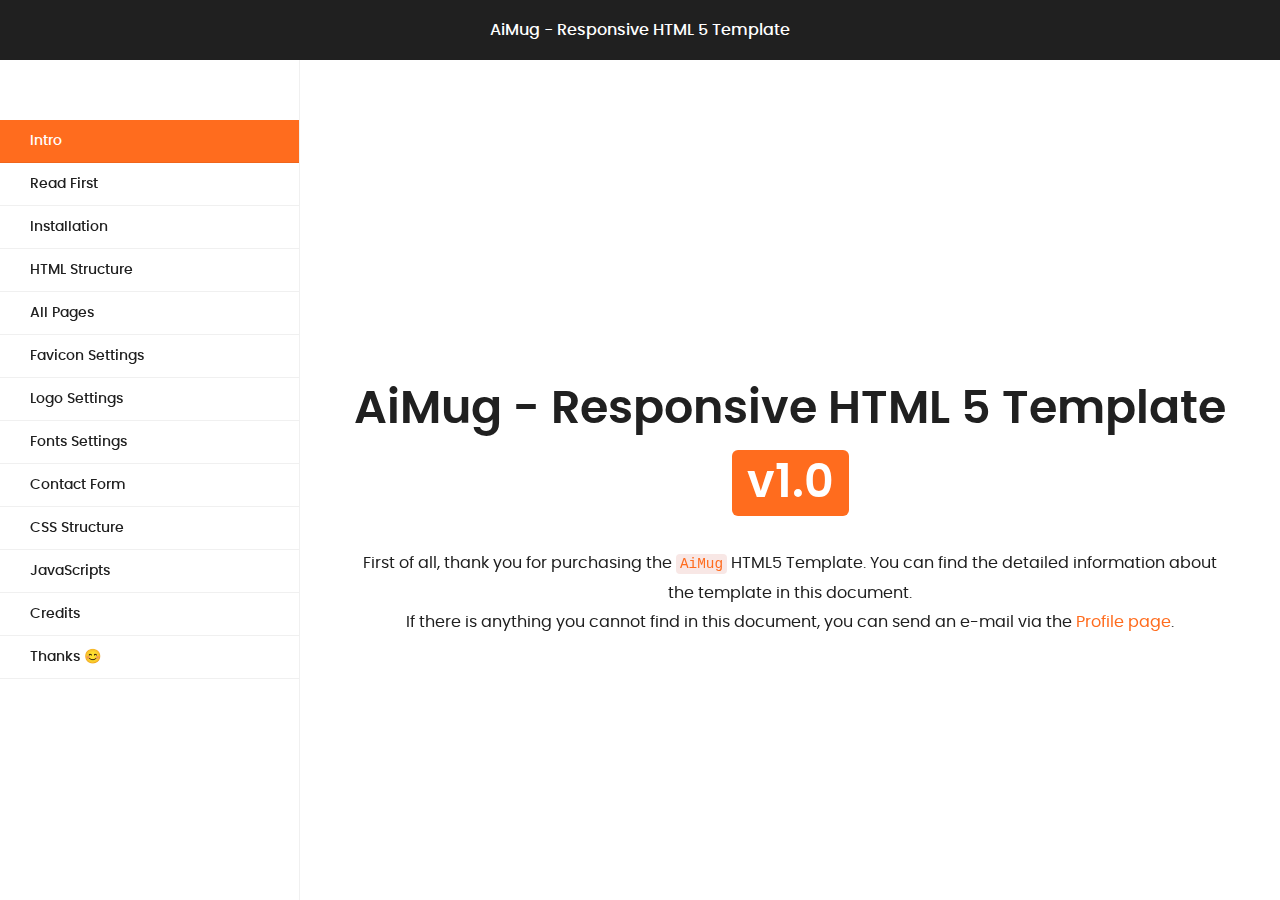
<file: 2_doc_file/index.html>
<!doctype html>
<html lang="en-US">

<head>
    <!-- Meta -->
    <meta charset="UTF-8">
    <title>Documentation for - AiMug Responsive HTML 5 Template</title>
    <meta http-equiv="X-UA-Compatible" content="IE=edge,chrome=1">
    <meta name="viewport" content="width=device-width, initial-scale=1.0">
    <!-- Favicons -->
    <link rel="icon" href="assets/icon.png">

    <!-- CSS -->
    <link rel="stylesheet" href="assets/css/reset.css">
    <link rel="stylesheet" href="assets/css/bootstrap.min.css">
    <link rel="stylesheet" href="assets/css/style.css">

</head>

<body>

    <!-- Header -->
    <div id="header">
        <h1>AiMug - Responsive HTML 5 Template</h1>
    </div>

    <!-- Menu -->
    <div id="doc-menu">
        <ul class="nav">
            <li class="section active"><a href="#">Intro</a></li>
            <li class="section"><a href="#notice">Read First</a></li>
            <li class="section"><a href="#start">Installation</a></li>
            <li class="section"><a href="#s1">HTML Structure</a></li>
            <li class="section"><a href="#page">All Pages</a></li>
            <li class="section"><a href="#fav">Favicon Settings</a></li>
            <li class="section"><a href="#logo">Logo Settings</a></li>
            <li class="section"><a href="#font">Fonts Settings</a></li>
            <li class="section"><a href="#contact">Contact Form</a></li>
            <li class="section"><a href="#s2">CSS Structure</a></li>
            <li class="section"><a href="#s3">JavaScripts</a></li>
            <li class="section"><a href="#s4">Credits</a></li>
            <li class="section"><a href="#thanks">Thanks 😊</a></li>
            <!-- <li class="section"><a href="#s7">Changelog</a></li> -->
        </ul>
    </div>

    <!-- Content -->
    <div id="doc-content" data-spy="scroll" data-target="#menu">

        <div id="intro">
            <div class="vertical">
                <h1>AiMug - Responsive HTML 5 Template <span>v1.0</span></h1>
                <br>
                <p>First of all, thank you for purchasing the <code>AiMug</code> HTML5 Template. You can find the
                    detailed information about the template in this document. <br> If there is anything you cannot find
                    in this document, you can send an e-mail via the <a href="https://themeforest.net/user/themedox"
                        target="_blank">Profile page</a>.</p>
            </div>
        </div>


        <!-- ===================================================================================-->
        <!-- Notice
 -->
        <!-- ===================================================================================-->
        <h1 id="notice">AiMug in a Brief</h1>
        <p><strong>AiMug</strong> Responsive HTML 5 Template.<br>
            In download folder you will find <strong>Two folders:</strong>
            <ul>
                <li><code>Documentation</code> (Documentation for main template)</li>
                <li><code>AiMug</code> (Main Template)</li>
            </ul>
            <br>
            <p style="margin-top: 0;" class="files-folder"><img src="assets/files.png" alt=""></p>
            Remember, when you want to use the shortCode/element in any pages you need to adjust the section spacing by
            giving <code>margin</code> or <code>padding</code>. Don't get panic if you messed up anything when you edit
            the template. We are always available to support our customer.
        </p>


        <!-- ===================================================================================-->
        <!-- 1 Installation
 -->
        <!-- ===================================================================================-->
        <h1 id="start"><span>01</span>Installation</h1>
        <p>Follow the steps below to setup your site template:</p>
        <ol>
            <li>Unzip the downloaded package and open the <code>Template</code> folder to find all the template files.
                You wil get <code>AiMug</code> folder in there. You need to upload this folder to your hosting web
                server using FTP or cPanel in order to use it on your website.</li>
            <li>Below is the folder structure you will see in your website root directory:
                <ul>
                    <li><code>AiMug/css</code> - Stylesheet files</li>
                    <li><code>AiMug/css/09-icomoon.css</code> - Icon/fonts files</li>
                    <li><code>AiMug/images</code> - Image files</li>
                    <li><code>AiMug/js</code> - JS files</li>
                </ul>
            </li>
            <li>You need to upload all or specific HTML files as per your need.</li>
            <li>And now you are ready to go to generate your website with this awesome template.</li>
        </ol>

        <!-- ===================================================================================-->
        <!-- 2 HTML Structure
 -->
        <!-- ===================================================================================-->

        <h1 id="s1"><span>02</span>HTML Structure</h1>
        <p>We are used Bootstrap Latest Version <code>v5.1.3</code> framework in this template.<br> The general template
            structure is the same throughout the template. Here is the general structure.</p>

        <pre>
    <code>
        &lt;!doctype html&gt;
        &lt;html class="no-js" lang="en"&gt;
        &lt;head&gt;
            &lt;meta charset="utf-8"&gt;
            &lt;meta http-equiv="x-ua-compatible" content="ie=edge"&gt;
            &lt;title&gt;AiMug - Responsive HTML 5 Template&lt;/title&gt;
            &lt;meta name="description" content=""&gt;
            &lt;meta name="viewport" content="width=device-width, initial-scale=1"&gt;

            &lt;link rel="shortcut icon" type="image/x-icon" href="assets/img/favicon.png"&gt;
            &lt;!-- Place favicon.ico in the root directory --&gt;

            &lt;!-- CSS here --&gt;
            &lt;link rel="stylesheet" href="assets/css/....."&gt;
            &lt;link rel="stylesheet" href="assets/css/....."&gt;
            &lt;link rel="stylesheet" href="assets/css/...."&gt;
            &lt;link rel="stylesheet" href="assets/css/..."&gt;
        &lt;/head&gt;
        &lt;body&gt;



            &lt;!-- header-area --&gt;
            &lt;header id="home"&gt;


            &lt;/header&gt;
            &lt;!-- header-area-end --&gt;



            &lt;!-- main-area --&gt;
            &lt;main class="main-area fix"&gt;

                &lt;!-- All Section Here --&gt;

            &lt;/main&gt;
            &lt;!-- main-area-end --&gt;



            &lt;!-- Footer-area --&gt;
            &lt;footer class="footer-area"&gt;

            &lt;/footer&gt;
            &lt;!-- Footer-area-end --&gt;



            &lt;!-- JS here --&gt;
            &lt;script src="assets/js/vendor/....."&gt;&lt;/script&gt;
            &lt;script src="assets/js/...."&gt;&lt;/script&gt;
            &lt;script src="assets/js/..."&gt;&lt;/script&gt;
        &lt;/body&gt;
        &lt;/html&gt;
    </code>
</pre>


        <!-- ===================================================================================-->
        <!-- 3 Favicon
 -->
        <!-- ===================================================================================-->
        <h1 id="page"><span>03</span>All Pages</h1>
        <p>Introduce <code>AiMug</code> All Pages</p>
        <ul class="list-wrap">
            <li>
                <h4><code>index.html</code> is <code>====></code> Home One</h4>
            </li>
            <li>
                <h4><code>index2.html</code> is <code>====></code> Home Two</h4>
            </li>
            <li>
                <h4><code>about.html</code> is <code>====></code> About Page</h4>
            </li>
            <li>
                <h4><code>services.html</code> is <code>====></code> Services Page</h4>
            </li>
            <li>
                <h4><code>project.html</code> is <code>====></code> Portfolio Page</h4>
            </li>
            <li>
                <h4><code>project-details.html</code> is <code>====></code> Portfolio Details Page</h4>
            </li>
            <li>
                <h4><code>team.html</code> is <code>====></code> Team Page</h4>
            </li>
            <li>
                <h4><code>team-details.html</code> is <code>====></code> Team Details Page</h4>
            </li>
            <li>
                <h4><code>blog.html</code> is <code>====></code> Blog Post</h4>
            </li>
            <li>
                <h4><code>blog-details.html</code> is <code>====></code> Blog Details Page</h4>
            </li>
            <li>
                <h4><code>contact.html</code> is <code>====></code> Contact Us Page</h4>
            </li>
        </ul>


        <!-- ===================================================================================-->
        <!-- 3 Favicon
 -->
        <!-- ===================================================================================-->
        <h1 id="fav"><span>04</span>Favicon Settings</h1>
        <p>Favicon Will be found in <code>&lt;head></code> section.</p>
        <pre>
    <!-- Favicon -->
    &lt;link rel="shortcut icon" type="image/x-icon" href="assets/img/favicon.png">
    </pre>



        <!-- ===================================================================================-->
        <!-- 4 Logo
 -->
        <!-- ===================================================================================-->
        <h1 id="logo"><span>05</span>Logo Settings</h1>
        <p>The Logo will be found in the <code>&lt;nav class="navbar"></code> tag.</p>
        <pre>

        &lt;div class="logo"&gt;&lt;a href="index.html"&gt;&lt;img src="img/logo/logo.png" alt="logo"&gt;&lt;/a&gt;&lt;/div&gt;
        </pre>
        <p>You can replace any <code>.jpg</code> <code>.png</code> <code>.svg</code> logo. And set the
            <code>width</code> according to your logo size.</p>





        <!-- ===================================================================================-->
        <!-- 5 Fonts-->
        <!-- ===================================================================================-->
        <h1 id="font"><span>06</span>Fonts Settings</h1>
        <p>In <code>AiMug</code> we use <code>Sora</code> & <code>Inter</code> font.<br>
            You can change both fonts form <code>style.css Top</code>:
        </p>
        <div>
            <pre class="code" data-language="css">

&lt;link href="https://fonts.googleapis.com/css2?family=Sora:wght@300;400;500;600;700;800&display=swap" rel="stylesheet">

&lt;link href="https://fonts.googleapis.com/css2?family=Inter:wght@100;200;300;400;500;600;700;800;900&display=swap" rel="stylesheet">

            </pre>
        </div>
        <!--====================================================================================-->



        <section id="contact-form">
            <h1 id="contact"><span>07</span>Activeted PHP Contact Form</h1>
            <p>You can edit your form simply and quickly. Open <code>mail.php</code> from <code>AiMug</code> folder
                and
                add your email into <code>$recipient</code> field</p>
            <pre>
<code>
&lt;?php

// Only process POST reqeusts.

if ($_SERVER["REQUEST_METHOD"] == "POST") {

// Get the form fields and remove MORALspace.
$name = strip_tags(trim($_POST["name"]));

$name = str_replace(array("\r","\n"),array(" "," "),$name);

$email = filter_var(trim($_POST["email"]), FILTER_SANITIZE_EMAIL);

$message = trim($_POST["message"]);


// Check that data was sent to the mailer.

if ( empty($name) OR empty($message) OR !filter_var($email, FILTER_VALIDATE_EMAIL)) {

// Set a 400 (bad request) response code and exit.

http_response_code(400);

echo "Please complete the form and try again.";

exit;

}

// Set the recipient email address.

// FIXME: Update this to your desired email address.

$recipient = "unicktheme@gmail.com";


?&gt;
</code></pre>


        </section>


        <!-- ===================================================================================-->
        <!-- 2 CSS Structure
 -->
        <!-- ===================================================================================-->

        <h1 id="s2"><span>08</span>CSS Structure</h1>
        <p>The <code>style.css</code> file contains all of the specific stylings for the page. The file is separated
            into sections using:</p>


        <ul>
            <li>
                <h4>bootstrap.min.css</h4>
                <p>This file includes core <a href="https://getbootstrap.com" target="_blank">bootstrap</a> styles</p>
                <a href="https://getbootstrap.com/docs/5.1/getting-started/download/"
                    target="_blank"><small>Source</small></a>
            </li>

            <li>
                <h4>font-awesome.css</h4>
                <p>This file contains styles about <a href="https://fontawesome.com/v5.15/icons"
                        target="_blank">Fontawesome</a> icon library</p>
                <a href="https://fontawesome.com/v5.15/icons" target="_blank"><small>Source</small></a>

                <h5>Example</h5>
                <code>
                    &lt;i class="fab fa-facebook-square">&lt;/i>
                </code>
            </li>

            <li>
                <h4>magnific-popup.css</h4>
                <p>This file contains styles about <a href="https://dimsemenov.com/plugins/magnific-popup/"
                        target="_blank">Popup</a> Style</p>
                <a href="https://dimsemenov.com/plugins/magnific-popup/" target="_blank"><small>Source</small></a>
            </li>

            <li>
                <h4>animate.min.css</h4>
                <p><code>animate.css</code> is a bunch of cool, fun, and cross-browser animations for you to use in
                    projects. Great for emphasis, home pages, sliders, and general just-add-water-awesomeness.</p>
                <a href="https://animate.style/" target="_blank"><small>Source</small></a>

                <h5>Example</h5>

                <code>
                    &lt;div class="wow slideInLeft">
                    ...
                    &lt;/div>
                </code>
            </li>

            <li>
                <h4>slick.css</h4>
                <p>This file contains styles about slick carousel plugin</p>

                <a href="https://kenwheeler.github.io/slick/" target="_blank"><small>Source</small></a>
            </li>

            <li>
                <h4>style.css</h4>
                <p>All styles about template</p>
            </li>

        </ul>

        <!-- ===================================================================================-->
        <!-- 3 JavaScripts
 -->
        <!-- ===================================================================================-->

        <h1 id="s3"><span>09</span>JavaScripts</h1>
        <ul>
            <li>
                <h4>jQuery 3.6.0</h4>
                <p>jQuery is a fast, small, and feature-rich JavaScript library.</p>
                <a href="https://blog.jquery.com/2021/03/02/jquery-3-6-0-released/"><small>Source</small></a>
            </li>

            <li>
                <h4>bootstrap.min.js</h4>
                <p>Core bootstrap js file</p>
                <a href="https://getbootstrap.com/docs/5.1/getting-started/download/"
                    target="_blank"><small>Source</small></a>
            </li>


            <li>
                <h4>gsap.js</h4>
                <p>GSAP is a robust JavaScript toolset that turns developers into animation superheroes. Build
                    high-performance animations that work in every major browser.</p>

                <a href="https://greensock.com/gsap/" target="_blank"><small>Source</small></a>
            </li>


            <li>
                <h4>slick.min.js</h4>
                <p>jQuery carousel plugin from Slick</p>

                <a href="https://kenwheeler.github.io/slick/" target="_blank"><small>Source</small></a>
            </li>

            <li>
                <h4>wow.js</h4>
                <p>A lightweight script to animate scrolling.Reveal Animations When You Scroll.</p>
                <small><a href="https://wowjs.uk/" target="_blank">Source</a></small>

            </li>

            <li>
                <h4>aos.js</h4>
                <p>A lightweight script to animate scrolling. Reveal Animations When You Scroll.</p>
                <small><a href="https://michalsnik.github.io/aos/" target="_blank">Source</a></small>

            </li>

            <li>
                <h4>min.js</h4>
                <p>This file contains all script about site.</p>
            </li>


        </ul>





        <!-- ===================================================================================-->
        <!-- 4 Credits -->
        <!-- ===================================================================================-->

        <h1 id="s4"><span>10</span>Credits</h1>
        <ul>
            <li>
                <a href="http://getbootstrap.com">
                    <h4>Bootstrap</h4>
                </a>
            </li>


            <li>
                <h4>Stock Image<a href="https://unsplash.com/"> Unsplash</a>, <a href="https://www.pexels.com/">
                        Pexels</a></h4>
            </li>

            <li>
                <a href="http://fontawesome.io">
                    <h4>Fontawesome</h4>
                </a>
            </li>

            <li>
                <a href="http://daneden.github.io/animate.css/">
                    <h4>Animate.css</h4>
                </a>
            </li>

        </ul>



        <section id="thanks">
            <h1 id="s6"><span>11</span>Thanks</h1>
            <hr>
            <h4 id="thanks_span_style">
                <span>Once again thank you for purchasing one of our Templates</span></h4>
            <h2>Best Regards</h2>
            <h3><a href="https://themeforest.net/user/themedox/" target="_blank">ThemeDox</a></h3>
        </section>

        <footer>
            <hr>
            <p>Copyright ThemeDox 2023 made with the <a href="#">Documenter v1.0</a></p>
        </footer>

        <!-- ===================================================================================-->
        <!-- 5 Credits -->
        <!-- ===================================================================================-->
        <!-- <h1 id="s7"><span>12</span>Changelog:</h1>
    <small>Dates are formatted in <code>dd/mm/yy</code></small>

    <pre>

    ===========================
    ----- (20 October 2023) ------
    ===========================
    Initial Released AiMug.

    </pre> -->

    </div>

    <!-- JavaScripts -->
    <script type='text/javascript' src='assets/js/jquery.min.js'></script>
    <script type='text/javascript' src='assets/js/bootstrap.min.js'></script>
    <script type='text/javascript' src='assets/js/jquery.scrollTo.min.js'></script>
    <script type='text/javascript' src='assets/js/jquery.localscroll-1.2.7-min.js'></script>
    <script type='text/javascript' src='assets/js/custom.js'></script>

</body>

</html>
</file>
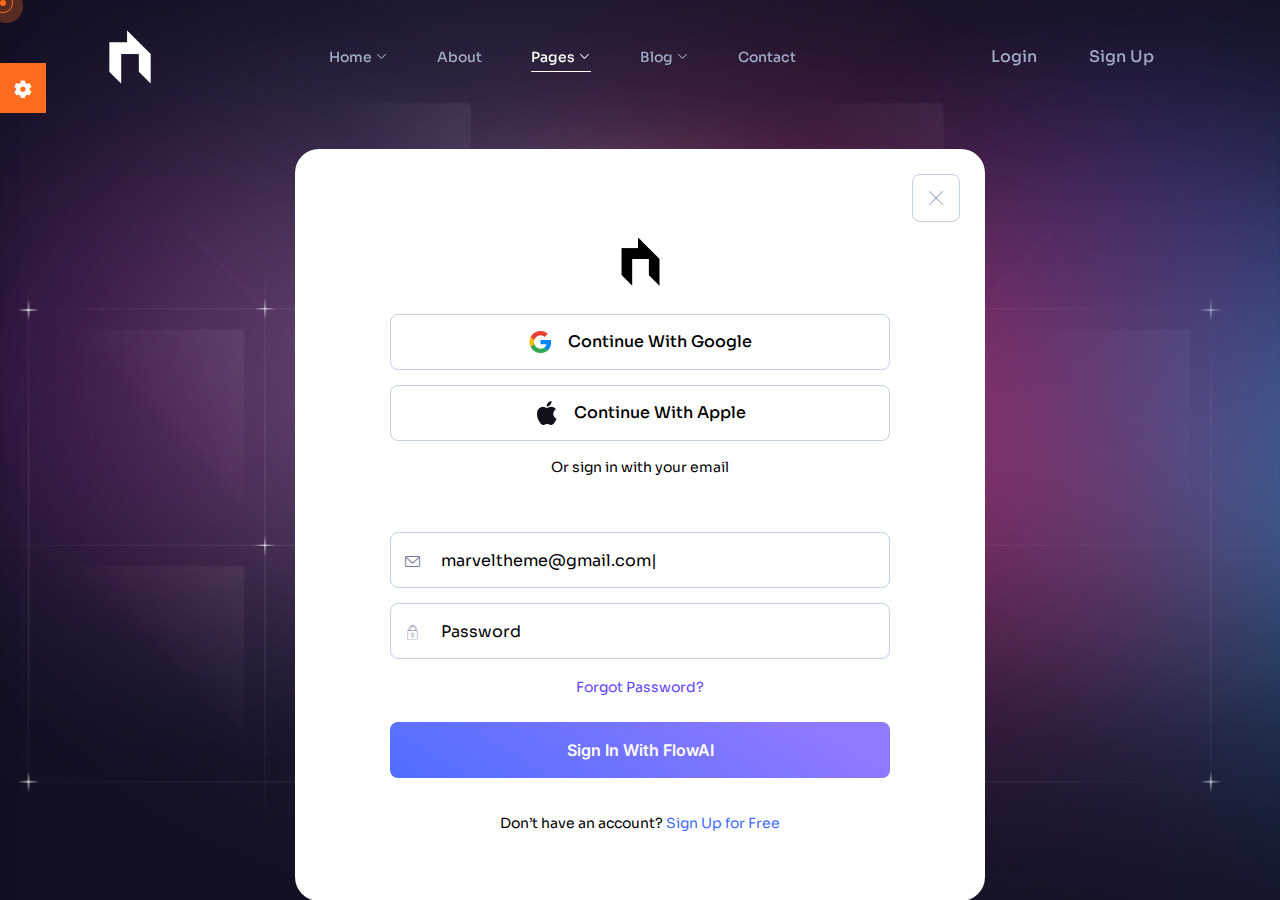
<file: 1_html_file/create-account.html>
<!DOCTYPE html>
<html>
  <head>
    <meta charset="utf-8" />
    <title>Aimug - Artificial Intelligence HTML-5 Template</title>

    <link
      href="https://fonts.googleapis.com/css2?family=Sora:wght@300;400;500;600;700;800&display=swap"
      rel="stylesheet"
    />

    <link
      href="https://fonts.googleapis.com/css2?family=Inter:wght@100;200;300;400;500;600;700;800;900&display=swap"
      rel="stylesheet"
    />

    <!--Color Switcher Mockup-->
    <link href="css/color-switcher-design.css" rel="stylesheet" />
    <!-- Color Themes -->
    <link
      id="theme-color-file"
      href="css/color-themes/default-color.css"
      rel="stylesheet"
    />
    <link rel="shortcut icon" href="images/favicon.png" type="image/x-icon" />
    <link rel="icon" href="images/favicon.png" type="image/x-icon" />
    <!-- Responsive -->
    <meta http-equiv="X-UA-Compatible" content="IE=edge" />
    <meta
      name="viewport"
      content="width=device-width, initial-scale=1.0, maximum-scale=1.0, user-scalable=0"
    />

    <!-- Stylesheets -->
    <link href="css/bootstrap.css" rel="stylesheet" />
    <link href="css/style.css" rel="stylesheet" />
    <link href="css/responsive.css" rel="stylesheet" />
  </head>

  <body class="body-bg-color">
    <div class="page-wrapper">
      <!-- Preloader -->
      <div class="preloader"></div>
      <!-- End Preloader -->

      <!-- Cursor -->
      <div class="cursor"></div>
      <div class="cursor-follower"></div>
      <!-- Cursor End -->

      <!-- Main Header -->
      <header class="main-header main-header-one">
        <!-- Header Lower -->
        <div class="header-lower">
          <div class="main-menu__wrapper">
            <div
              class="inner-container d-flex align-items-center justify-content-between"
            >
              <!-- Logo Box -->
              <div class="main-header-one__logo-box">
                <a href="index.html"
                  ><img
                    src="images/resource/logo-1.png"
                    alt=""
                    style="
                      height: 60px;
                      width: auto;
                      object-fit: contain;
                      filter: invert(1) brightness(2) contrast(1.1);
                    "
                /></a>
              </div>

              <div class="nav-outer">
                <!-- Main Menu -->
                <nav class="main-menu show navbar-expand-md">
                  <div class="navbar-header">
                    <button
                      class="navbar-toggler"
                      type="button"
                      data-toggle="collapse"
                      data-target="#navbarSupportedContent"
                      aria-controls="navbarSupportedContent"
                      aria-expanded="false"
                      aria-label="Toggle navigation"
                    >
                      <span class="icon-bar"></span>
                      <span class="icon-bar"></span>
                      <span class="icon-bar"></span>
                    </button>
                  </div>

                  <div
                    class="navbar-collapse collapse clearfix"
                    id="navbarSupportedContent"
                  >
                    <ul class="navigation clearfix">
                      <li class="dropdown">
                        <a href="#">Home</a>
                        <ul>
                          <li>
                            <a href="index.html">Home 01 (AI Products)</a>
                          </li>
                          <li>
                            <a href="index-2.html">Home 02 (Content Writing)</a>
                          </li>
                          <li><a href="index-3.html">Home 03 (AI Image)</a></li>
                          <li class="dropdown">
                            <a href="#">Header Styles</a>
                            <ul>
                              <li><a href="index.html">Header Style One</a></li>
                              <li>
                                <a href="index-2.html">Header Style Two</a>
                              </li>
                              <li>
                                <a href="index-3.html">Header Style Three</a>
                              </li>
                            </ul>
                          </li>
                        </ul>
                      </li>
                      <li><a href="about.html">About</a></li>
                      <li class="dropdown">
                        <a href="#">Pages</a>
                        <ul>
                          <li><a href="career.html">Career</a></li>
                          <li>
                            <a href="career-details.html">Career Details</a>
                          </li>
                          <li><a href="login.html">Login</a></li>
                          <li>
                            <a href="create-account.html">Create Account</a>
                          </li>
                          <li>
                            <a href="reset-password.html">Reset Password</a>
                          </li>
                          <li><a href="404.html">404 Error</a></li>
                        </ul>
                      </li>
                      <li class="dropdown">
                        <a href="#">Blog</a>
                        <ul>
                          <li><a href="blog.html">Blog</a></li>
                          <li><a href="blog-details.html">Blog Detail</a></li>
                        </ul>
                      </li>
                      <li><a href="contact.html">Contact</a></li>
                    </ul>
                  </div>
                </nav>
                <!-- Main Menu End-->
              </div>

              <!-- Outer Box -->
              <div class="outer-box d-flex align-items-center">
                <ul class="main-header__login-sing-up">
                  <li><a href="login.html">Login</a></li>
                  <li><a href="create-account.html">Sign Up</a></li>
                </ul>

                <!-- Mobile Navigation Toggler -->
                <div class="mobile-nav-toggler">
                  <span class="icon-menu"></span>
                </div>
              </div>
              <!-- End Outer Box -->
            </div>
          </div>
        </div>
        <!-- End Header Lower -->
        <!-- Mobile Menu  -->
        <div class="mobile-menu">
          <div class="menu-backdrop"></div>
          <div class="close-btn">
            <span class="icon far fa-times fa-fw"></span>
          </div>
          <nav class="menu-box">
            <div class="nav-logo">
              <a href="index.html"
                ><img
                  src="images/resource/logo-1.png"
                  alt=""
                  title=""
                  style="
                    object-fit: contain;
                    filter: invert(1) brightness(2) contrast(1.1);
                  "
              /></a>
            </div>
            <!-- Search -->
            <div class="search-box">
              <form method="post" action="contact.html">
                <div class="form-group">
                  <input
                    type="search"
                    name="search-field"
                    value=""
                    placeholder="SEARCH HERE"
                    required
                  />
                  <button type="submit">
                    <span class="icon far fa-search fa-fw"></span>
                  </button>
                </div>
              </form>
            </div>
            <div class="menu-outer">
              <!--Here Menu Will Come Automatically Via Javascript / Same Menu as in Header-->
            </div>
          </nav>
        </div>
        <!-- End Mobile Menu -->
      </header>
      <!-- End Main Header -->

      <!-- Login Page Start -->
      <section class="login-page full-height">
        <div
          class="login-page__shape-1"
          style="background-image: url(images/shapes/login-page-shape-1.png)"
        ></div>
        <div class="login-page__shape-2"></div>
        <div class="container">
          <div class="login-page__inner">
            <div class="login-page__close-icon">
              <a href="#"><span class="icon-close"></span></a>
            </div>
            <div class="login-page__top">
              <div class="login-page__logo">
                <a href="index.html"
                  ><img
                    src="images/resource/logo-1.png"
                    alt=""
                    style="height: 55px; width: auto; object-fit: contain"
                /></a>
              </div>
              <div class="login-page__sign-option-box">
                <a href="#" class="login-page__sign-option">
                  <img src="images/icons/google-icon.png" alt="" /> Continue
                  With Google</a
                >
                <a href="#" class="login-page__sign-option">
                  <img src="images/icons/apple-icon.png" alt="" /> Continue With
                  Apple</a
                >
                <a href="#" class="sign-in-email">Or sign in with your email</a>
              </div>
            </div>
            <form action="#" class="register-one__form">
              <div class="row">
                <div class="col-md-12">
                  <div class="register-one__form__email">
                    <input
                      type="email"
                      name="email"
                      placeholder="marveltheme@gmail.com|"
                    />
                    <i class="icon-envelope"></i>
                  </div>
                </div>
                <div class="col-md-12">
                  <div class="register-one__form__password">
                    <input
                      type="password"
                      name="password"
                      placeholder="Password"
                    />
                    <i class="icon-lock"></i>
                  </div>
                </div>
                <div class="col-md-12">
                  <div class="register-one__form__forgot">
                    <a href="#">Forgot Password?</a>
                  </div>
                </div>
                <div class="col-md-12">
                  <button type="submit" class="thm-btn register-one__btn">
                    Sign In with FlowAI
                  </button>
                </div>
              </div>
            </form>
            <p class="register-one__tagline">
              Don’t have an account? <a href="login.html">Sign Up for Free</a>
            </p>
          </div>
        </div>
      </section>
      <!-- Login Page End -->

      <!-- Color Palate / Color Switcher -->
      <div class="color-palate">
        <div class="color-trigger">
          <i class="fas fa-cog fa-fw"></i>
        </div>
        <div class="color-palate-inner">
          <div class="color-palate-head">
            <h6>Choose Options</h6>
          </div>
          <!-- Colors -->
          <div class="various-color clearfix">
            <h6>Multiple Colors</h6>
            <br />
            <div class="colors-list">
              <span
                class="palate default-color active"
                data-theme-file="css/color-themes/default-color.css"
              ></span>
              <span
                class="palate blue-color"
                data-theme-file="css/color-themes/blue-color.css"
              ></span>
              <span
                class="palate brown-color"
                data-theme-file="css/color-themes/brown-color.css"
              ></span>
              <span
                class="palate green-color"
                data-theme-file="css/color-themes/green-color.css"
              ></span>
              <span
                class="palate orange-color"
                data-theme-file="css/color-themes/orange-color.css"
              ></span>
              <span
                class="palate purple-color"
                data-theme-file="css/color-themes/purple-color.css"
              ></span>
              <span
                class="palate teal-color"
                data-theme-file="css/color-themes/teal-color.css"
              ></span>
              <span
                class="palate yellow-color"
                data-theme-file="css/color-themes/yellow-color.css"
              ></span>
            </div>
          </div>
          <h6>RTL Version</h6>
          <ul class="rtl-version option-box">
            <li class="rtl">RTL Version</li>
            <li>LTR Version</li>
          </ul>
          <h6>Boxed Version</h6>
          <ul class="box-version option-box">
            <li class="box">Boxed</li>
            <li>Full width</li>
          </ul>
          <h6>Want Sticky Header</h6>
          <ul class="header-version option-box">
            <li class="box">No</li>
            <li>Yes</li>
          </ul>
          <h6>Dark Verion</h6>
          <ul class="dark-version option-box">
            <li class="box">Yes</li>
            <li>No</li>
          </ul>
          <div class="purchase-box">
            You will find much more options for colors and styling in admin
            panel. This color picker is used only for demonstation purposes.
            <a href="#" class="theme-btn btn-style-two">
              <span class="btn-wrap">
                <span class="text-one">buy now</span>
                <span class="text-two">buy now</span>
              </span>
            </a>
          </div>
        </div>
      </div>
      <!-- End Color Palate / Color Switcher -->

      <!-- Search Popup -->
      <div class="search-popup">
        <div class="color-layer"></div>
        <button class="close-search">
          <span class="far fa-times fa-fw"></span>
        </button>
        <form method="post" action="blog.html">
          <div class="form-group">
            <input
              type="search"
              name="search-field"
              value=""
              placeholder="Search Here"
              required=""
            />
            <button type="submit"><i class="far fa-search fa-fw"></i></button>
          </div>
        </form>
      </div>
      <!-- End Search Popup -->
    </div>
    <!-- End PageWrapper -->

    <script src="js/jquery.js"></script>
    <script src="js/01-bootstrap.min.js"></script>
    <script src="js/02-bootstrap-select.min.js"></script>
    <script src="js/03-color-settings.js"></script>
    <script src="js/04-owl.js"></script>
    <script src="js/05-jarallax.min.js"></script>
    <script src="js/06-isotope.js"></script>
    <script src="js/07-wow.js"></script>
    <script src="js/08-validate.js"></script>
    <script src="js/09-appear.js"></script>
    <script src="js/10-swiper.min.js"></script>
    <script src="js/11-jquery.easing.min.js"></script>
    <script src="js/12-gsap.min.js"></script>
    <script src="js/13-odometer.js"></script>
    <script src="js/14-tilt.jquery.min.js"></script>
    <script src="js/15-magnific-popup.min.js"></script>
    <script src="js/16-jquery-ui.js"></script>
    <script src="js/17-marquee.min.js"></script>
    <script src="js/18-jquery.circleType.js"></script>
    <script src="js/19-jquery.lettering.min.js"></script>

    <script src="js/script.js"></script>

    <!--[if lt IE 9
      ]><script src="https://cdnjs.cloudflare.com/ajax/libs/html5shiv/3.7.3/html5shiv.js"></script
    ><![endif]-->
    <!--[if lt IE 9]><script src="js/respond.js"></script><![endif]-->
  </body>
</html>
</file>
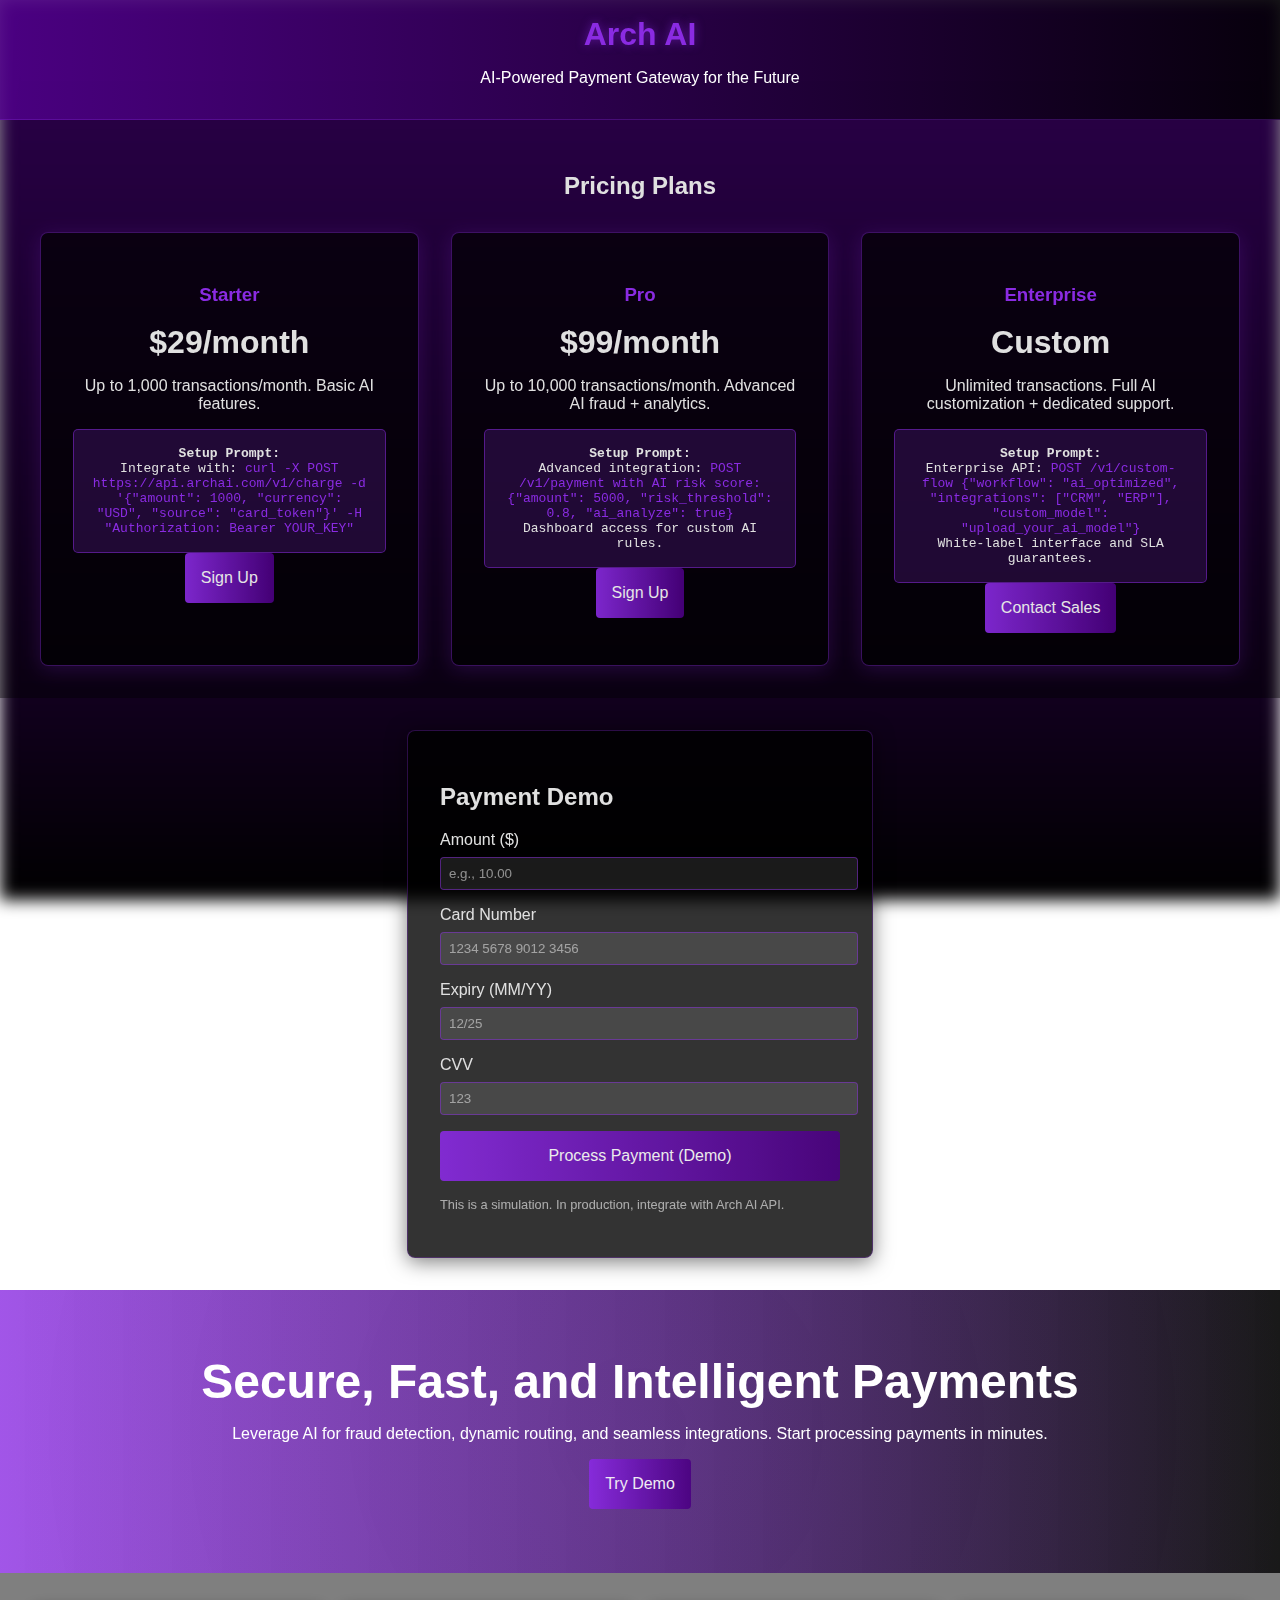
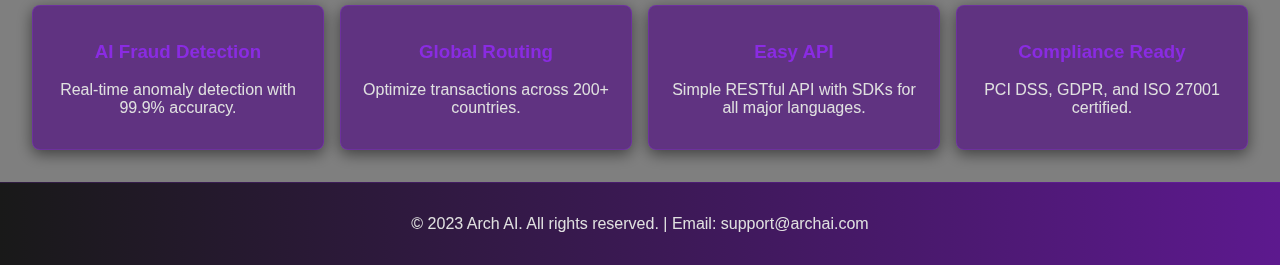
<file: 1_html_file/Getprompts.html>
<!DOCTYPE html>
<html lang="en">
  <head>
    <meta charset="UTF-8" />
    <meta name="viewport" content="width=device-width, initial-scale=1.0" />
    <title>Arch AI - Secure AI-Powered Payment Gateway</title>
    <style>
      body {
        font-family: Arial, sans-serif;
        margin: 0;
        padding: 0;
        background: transparent; /* Changed to transparent to allow blurred background to show */
        color: #e0e0e0; /* Light text for dark theme */
        min-height: 100vh;
        position: relative; /* Ensure positioning context for pseudo-element */
        overflow-x: hidden; /* Prevent horizontal scroll from blur */
      }
      body::before {
        content: "";
        position: fixed;
        top: 0;
        left: 0;
        width: 100%;
        height: 100%;
        background: linear-gradient(
          to bottom,
          #4b0082,
          #000000
        ); /* Original violet-black gradient */
        filter: blur(
          8px
        ); /* Apply blur effect (adjust value as needed, e.g., 5px for subtler blur) */
        z-index: -1; /* Place behind all content */
      }
      header {
        background: linear-gradient(
          to right,
          rgba(75, 0, 130, 0.9),
          rgba(0, 0, 0, 0.9)
        ); /* Semi-transparent violet-black */
        color: white;
        padding: 1rem 0;
        text-align: center;
        border-bottom: 1px solid rgba(138, 43, 226, 0.3); /* Transparent violet border */
        position: relative; /* Ensure it sits above blurred background */
        z-index: 1;
      }
      .logo {
        font-size: 2rem;
        font-weight: bold;
        color: #8a2be2; /* Violet accent for logo */
        text-shadow: 0 0 10px rgba(138, 43, 226, 0.5); /* Glowing transparent effect */
      }
      nav {
        background: linear-gradient(
          to right,
          rgba(0, 0, 0, 0.8),
          rgba(75, 0, 130, 0.8)
        ); /* Transparent dark violet-black */
        padding: 0.5rem 0;
        border-bottom: 1px solid rgba(138, 43, 226, 0.2);
        position: relative;
        z-index: 1;
      }
      nav ul {
        list-style: none;
        padding: 0;
        margin: 0;
        display: flex;
        justify-content: center;
      }
      nav li {
        margin: 0 1rem;
      }
      nav a {
        color: #e0e0e0;
        text-decoration: none;
        transition: color 0.3s;
      }
      nav a:hover {
        color: #8a2be2;
      } /* Violet hover */
      .hero {
        background: linear-gradient(
          to right,
          rgba(138, 43, 226, 0.8),
          rgba(0, 0, 0, 0.9)
        ); /* Violet-black with transparency */
        color: white;
        text-align: center;
        padding: 4rem 2rem;
        position: relative;
        overflow: hidden;
        z-index: 1;
      }
      .hero::before {
        /* Subtle transparent overlay for depth */
        content: "";
        position: absolute;
        top: 0;
        left: 0;
        right: 0;
        bottom: 0;
        background: radial-gradient(
          circle,
          rgba(138, 43, 226, 0.1),
          transparent
        );
      }
      .hero h1 {
        font-size: 3rem;
        margin: 0;
        position: relative; /* Above overlay */
        z-index: 1;
      }
      .hero p {
        position: relative;
        z-index: 1;
      }
      button {
        background: linear-gradient(
          to right,
          #8a2be2,
          #4b0082
        ); /* Violet gradient button */
        color: white;
        padding: 1rem;
        border: none;
        border-radius: 4px;
        cursor: pointer;
        font-size: 1rem;
        transition: opacity 0.3s;
        opacity: 0.9; /* Slight transparency */
        position: relative;
        z-index: 1;
      }
      button:hover {
        opacity: 1;
      }
      .features {
        padding: 2rem;
        display: grid;
        grid-template-columns: repeat(auto-fit, minmax(250px, 1fr));
        gap: 1rem;
        background: rgba(
          0,
          0,
          0,
          0.5
        ); /* Transparent black overlay on body gradient */
        position: relative;
        z-index: 1;
      }
      .feature {
        background: rgba(75, 0, 130, 0.6); /* Semi-transparent violet */
        padding: 1rem;
        border-radius: 8px;
        box-shadow: 0 4px 15px rgba(0, 0, 0, 0.5);
        text-align: center;
        border: 1px solid rgba(138, 43, 226, 0.3); /* Transparent border */
        transition: transform 0.3s;
        position: relative;
        z-index: 1;
      }
      .feature:hover {
        transform: scale(1.05);
      }
      .feature h3 {
        color: #8a2be2;
      }
      .pricing {
        padding: 2rem;
        background: rgba(0, 0, 0, 0.4); /* Transparent black for section */
        position: relative;
        z-index: 1;
      }
      .pricing h2 {
        text-align: center;
        margin-bottom: 2rem;
        color: #e0e0e0;
      }
      .pricing-grid {
        display: grid;
        grid-template-columns: repeat(auto-fit, minmax(300px, 1fr));
        gap: 2rem;
        max-width: 1200px;
        margin: 0 auto;
      }
      .plan {
        background: rgba(0, 0, 0, 0.7); /* Transparent black card */
        padding: 2rem;
        border-radius: 8px;
        box-shadow: 0 4px 20px rgba(138, 43, 226, 0.2); /* Violet glow shadow */
        text-align: center;
        border: 1px solid rgba(138, 43, 226, 0.4);
        position: relative;
        z-index: 1;
      }
      .plan h3 {
        color: #8a2be2;
      }
      .plan .price {
        font-size: 2rem;
        font-weight: bold;
        color: #e0e0e0;
      }
      .prompt-section {
        background: rgba(
          138,
          43,
          226,
          0.2
        ); /* Transparent violet for code blocks */
        padding: 1rem;
        border-radius: 5px;
        margin-top: 1rem;
        font-family: monospace;
        color: #e0e0e0;
        border: 1px solid rgba(138, 43, 226, 0.5);
        position: relative;
        z-index: 1;
      }
      .prompt-section code {
        color: #8a2be2;
      }
      .payment-form {
        max-width: 400px;
        margin: 2rem auto;
        background: rgba(0, 0, 0, 0.8); /* Transparent dark form */
        padding: 2rem;
        border-radius: 8px;
        box-shadow: 0 4px 20px rgba(0, 0, 0, 0.5);
        border: 1px solid rgba(138, 43, 226, 0.3);
        position: relative;
        z-index: 1;
      }
      .payment-form h2 {
        color: #e0e0e0;
      }
      .form-group {
        margin-bottom: 1rem;
      }
      .form-group label {
        display: block;
        margin-bottom: 0.5rem;
        color: #e0e0e0;
      }
      .form-group input {
        width: 100%;
        padding: 0.5rem;
        border: 1px solid rgba(138, 43, 226, 0.5); /* Transparent violet border */
        border-radius: 4px;
        background: rgba(255, 255, 255, 0.1); /* Transparent input bg */
        color: #e0e0e0;
        position: relative;
        z-index: 1;
      }
      .form-group input::placeholder {
        color: rgba(224, 224, 224, 0.6);
      }
      .payment-form button {
        width: 100%;
      }
      .payment-form p {
        font-size: 0.8rem;
        color: rgba(224, 224, 224, 0.7); /* Transparent light text */
        margin-top: 1rem;
      }
      footer {
        background: linear-gradient(
          to right,
          rgba(0, 0, 0, 0.9),
          rgba(75, 0, 130, 0.9)
        ); /* Violet-black footer */
        color: #e0e0e0;
        text-align: center;
        padding: 1rem;
        border-top: 1px solid rgba(138, 43, 226, 0.2);
        position: relative;
        z-index: 1;
      }
      @media (max-width: 768px) {
        .hero h1 {
          font-size: 2rem;
        }
        nav ul {
          flex-direction: column;
        }
        .features,
        .pricing {
          padding: 1rem;
        }
        body::before {
          filter: blur(5px); /* Reduce blur on mobile for performance */
        }
      }
    </style>
  </head>
  <body>
    <header>
      <div class="logo">Arch AI</div>
      <!-- Replace with <img src="logo.png" alt="Arch AI Logo" style="height: 50px; filter: drop-shadow(0 0 5px #8A2BE2);"> for glow effect -->
      <p>AI-Powered Payment Gateway for the Future</p>
    </header>
    <section id="pricing" class="pricing">
      <h2>Pricing Plans</h2>
      <div class="pricing-grid">
        <div class="plan">
          <h3>Starter</h3>
          <div class="price">$29/month</div>
          <p>Up to 1,000 transactions/month. Basic AI features.</p>
          <div class="prompt-section">
            <strong>Setup Prompt:</strong><br />
            Integrate with:
            <code
              >curl -X POST https://api.archai.com/v1/charge -d '{"amount":
              1000, "currency": "USD", "source": "card_token"}' -H
              "Authorization: Bearer YOUR_KEY"</code
            >
          </div>
          <button>Sign Up</button>
        </div>
        <div class="plan">
          <h3>Pro</h3>
          <div class="price">$99/month</div>
          <p>Up to 10,000 transactions/month. Advanced AI fraud + analytics.</p>
          <div class="prompt-section">
            <strong>Setup Prompt:</strong><br />
            Advanced integration:
            <code
              >POST /v1/payment with AI risk score: {"amount": 5000,
              "risk_threshold": 0.8, "ai_analyze": true}</code
            ><br />
            Dashboard access for custom AI rules.
          </div>
          <button>Sign Up</button>
        </div>
        <div class="plan">
          <h3>Enterprise</h3>
          <div class="price">Custom</div>
          <p>
            Unlimited transactions. Full AI customization + dedicated support.
          </p>
          <div class="prompt-section">
            <strong>Setup Prompt:</strong><br />
            Enterprise API:
            <code
              >POST /v1/custom-flow {"workflow": "ai_optimized", "integrations":
              ["CRM", "ERP"], "custom_model": "upload_your_ai_model"}</code
            ><br />
            White-label interface and SLA guarantees.
          </div>
          <button>Contact Sales</button>
        </div>
      </div>
    </section>

    <section id="demo" class="payment-form">
      <h2>Payment Demo</h2>
      <form>
        <div class="form-group">
          <label for="amount">Amount ($)</label>
          <input type="number" id="amount" placeholder="e.g., 10.00" required />
        </div>
        <div class="form-group">
          <label for="card">Card Number</label>
          <input
            type="text"
            id="card"
            placeholder="1234 5678 9012 3456"
            required
          />
        </div>
        <div class="form-group">
          <label for="expiry">Expiry (MM/YY)</label>
          <input type="text" id="expiry" placeholder="12/25" required />
        </div>
        <div class="form-group">
          <label for="cvv">CVV</label>
          <input type="text" id="cvv" placeholder="123" required />
        </div>
        <button type="submit">Process Payment (Demo)</button>
      </form>
      <p>This is a simulation. In production, integrate with Arch AI API.</p>
    </section>

    <section class="hero">
      <h1>Secure, Fast, and Intelligent Payments</h1>
      <p>
        Leverage AI for fraud detection, dynamic routing, and seamless
        integrations. Start processing payments in minutes.
      </p>
      <button onclick="document.getElementById('demo').scrollIntoView();">
        Try Demo
      </button>
    </section>

    <section id="features" class="features">
      <div class="feature">
        <h3>AI Fraud Detection</h3>
        <p>Real-time anomaly detection with 99.9% accuracy.</p>
      </div>
      <div class="feature">
        <h3>Global Routing</h3>
        <p>Optimize transactions across 200+ countries.</p>
      </div>
      <div class="feature">
        <h3>Easy API</h3>
        <p>Simple RESTful API with SDKs for all major languages.</p>
      </div>
      <div class="feature">
        <h3>Compliance Ready</h3>
        <p>PCI DSS, GDPR, and ISO 27001 certified.</p>
      </div>
    </section>

    <footer id="contact">
      <p>
        &copy; 2023 Arch AI. All rights reserved. | Email: support@archai.com
      </p>
    </footer>

    <script>
      // Simple form submission demo (alerts instead of real processing)
      document.querySelector("form").addEventListener("submit", function (e) {
        e.preventDefault();
        alert("Payment processed successfully! (Demo Mode)");
      });
    </script>
  </body>
</html>
</file>
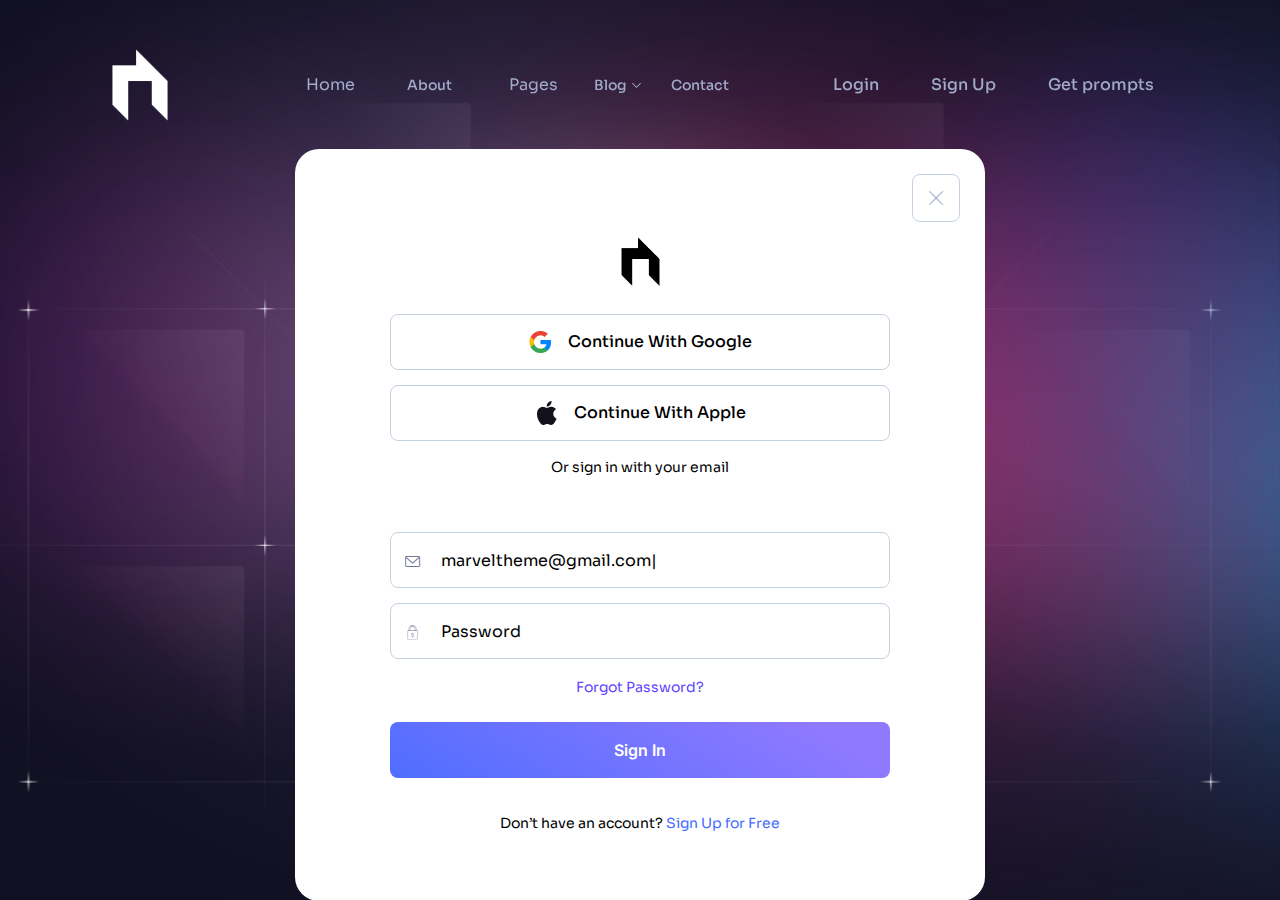
<file: 1_html_file/login.html>
<!DOCTYPE html>
<html>
  <head>
    <meta charset="utf-8" />
    <title>Aimug - Artificial Intelligence HTML-5 Template</title>

    <link
      href="https://fonts.googleapis.com/css2?family=Sora:wght@300;400;500;600;700;800&display=swap"
      rel="stylesheet"
    />

    <link
      href="https://fonts.googleapis.com/css2?family=Inter:wght@100;200;300;400;500;600;700;800;900&display=swap"
      rel="stylesheet"
    />

    <link rel="shortcut icon" href="images/favicon.png" type="image/x-icon" />
    <link rel="icon" href="images/favicon.png" type="image/x-icon" />
    <!-- Responsive -->
    <meta http-equiv="X-UA-Compatible" content="IE=edge" />
    <meta
      name="viewport"
      content="width=device-width, initial-scale=1.0, maximum-scale=1.0, user-scalable=0"
    />

    <!-- Stylesheets -->
    <link href="css/bootstrap.css" rel="stylesheet" />
    <link href="css/style.css" rel="stylesheet" />
    <link href="css/responsive.css" rel="stylesheet" />
  </head>

  <body class="body-bg-color">
    <div class="page-wrapper">
      <!-- Preloader -->
      <div class="preloader"></div>
      <!-- End Preloader -->

      <!-- Cursor -->
      <div class="cursor"></div>
      <div class="cursor-follower"></div>
      <!-- Cursor End -->

      <!-- Main Header -->
      <header class="main-header main-header-one">
        <!-- Header Lower -->
        <div class="header-lower">
          <div class="main-menu__wrapper">
            <div
              class="inner-container d-flex align-items-center justify-content-between"
            >
              <!-- Logo Box -->
              <div class="main-header-one__logo-box">
                <a href="index.html"
                  ><img
                    src="images/resource/logo-1.png"
                    alt="Logo"
                    style="
                      height: 80px;
                      width: auto;
                      object-fit: contain;
                      filter: invert(1) brightness(2) contrast(1.1);
                    "
                  />
                </a>
              </div>

              <div class="nav-outer">
                <!-- Main Menu -->
                <nav class="main-menu show navbar-expand-md">
                  <div class="navbar-header">
                    <button
                      class="navbar-toggler"
                      type="button"
                      data-toggle="collapse"
                      data-target="#navbarSupportedContent"
                      aria-controls="navbarSupportedContent"
                      aria-expanded="false"
                      aria-label="Toggle navigation"
                    >
                      <span class="icon-bar"></span>
                      <span class="icon-bar"></span>
                      <span class="icon-bar"></span>
                    </button>
                  </div>

                  <div
                    class="navbar-collapse collapse clearfix"
                    id="navbarSupportedContent"
                  >
                    <ul class="navigation clearfix m-3">
                      <a href="index.html" class="m-5">Home</a>

                      <li><a href="about.html">About</a></li>

                      <a href="career.html" class="m-2">Pages</a>

                      <li class="dropdown m-4">
                        <a href="blog.html">Blog</a>
                        <ul>
                          <li><a href="blog.html">Blog</a></li>
                        </ul>
                      </li>
                      <li><a href="contact.html">Contact</a></li>
                    </ul>
                  </div>
                </nav>
                <!-- Main Menu End-->
              </div>

              <!-- Outer Box -->
              <div class="outer-box d-flex align-items-center">
                <ul class="main-header__login-sing-up">
                  <li><a href="login.html">Login</a></li>
                  <li><a href="create-account.html">Sign Up</a></li>
                  <li>
                    <a href="Getprompts.html" class="btn-subscribe"
                      >Get prompts</a
                    >
                  </li>
                </ul>

                <!-- Mobile Navigation Toggler -->
                <div class="mobile-nav-toggler">
                  <span class="icon-menu"></span>
                </div>
              </div>
              <!-- End Outer Box -->
            </div>
          </div>
        </div>
        <!-- End Header Lower -->

        <!-- Mobile Menu  -->
        <div class="mobile-menu">
          <div class="menu-backdrop"></div>
          <div class="close-btn">
            <span class="icon far fa-times fa-fw"></span>
          </div>
          <nav class="menu-box">
            <div class="nav-logo">
              <a href="index.html">
                <img
                  src="images/resource/logo-1.png"
                  alt="Logo"
                  style="
                    height: 35px;
                    width: auto;
                    object-fit: contain;
                    filter: invert(1) brightness(2) contrast(1.1);
                  "
                />
              </a>
            </div>

            <!-- Search -->
            <div class="search-box">
              <form method="post" action="contact.html">
                <div class="form-group">
                  <input
                    type="search"
                    name="search-field"
                    value=""
                    placeholder="SEARCH HERE"
                    required
                  />
                  <button type="submit">
                    <span class="icon far fa-search fa-fw"></span>
                  </button>
                </div>
              </form>
            </div>
            <div class="menu-outer">
              <!--Here Menu Will Come Automatically Via Javascript / Same Menu as in Header-->
            </div>
          </nav>
        </div>
        <!-- End Mobile Menu -->
      </header>
      <!-- End Main Header -->

      <!-- Login Page Start -->
      <section class="login-page full-height">
        <div
          class="login-page__shape-1"
          style="background-image: url(images/shapes/login-page-shape-1.png)"
        ></div>
        <div class="login-page__shape-2"></div>
        <div class="container">
          <div class="login-page__inner">
            <div class="login-page__close-icon">
              <a href="#"><span class="icon-close"></span></a>
            </div>
            <div class="login-page__top">
              <div class="login-page__logo">
                <a href="index.html"
                  ><img
                    src="images/resource/logo-1.png"
                    alt=""
                    style="height: 55px; width: auto; object-fit: contain"
                /></a>
              </div>
              <div class="login-page__sign-option-box">
                <a href="#" class="login-page__sign-option">
                  <img src="images/icons/google-icon.png" alt="" /> Continue
                  With Google</a
                >
                <a href="#" class="login-page__sign-option">
                  <img src="images/icons/apple-icon.png" alt="" /> Continue With
                  Apple</a
                >
                <a href="#" class="sign-in-email">Or sign in with your email</a>
              </div>
            </div>
            <form action="#" class="register-one__form">
              <div class="row">
                <div class="col-md-12">
                  <div class="register-one__form__email">
                    <input
                      type="email"
                      name="email"
                      placeholder="marveltheme@gmail.com|"
                    />
                    <i class="icon-envelope"></i>
                  </div>
                </div>
                <div class="col-md-12">
                  <div class="register-one__form__password">
                    <input
                      type="password"
                      name="password"
                      placeholder="Password"
                    />
                    <i class="icon-lock"></i>
                  </div>
                </div>
                <div class="col-md-12">
                  <div class="register-one__form__forgot">
                    <a href="#">Forgot Password?</a>
                  </div>
                </div>
                <div class="col-md-12">
                  <button type="submit" class="thm-btn register-one__btn">
                    Sign In
                  </button>
                </div>
              </div>
            </form>
            <p class="register-one__tagline">
              Don’t have an account? <a href="login.html">Sign Up for Free</a>
            </p>
          </div>
        </div>
      </section>
      <!-- Login Page End -->

      <!-- Search Popup -->
      <div class="search-popup">
        <div class="color-layer"></div>
        <button class="close-search">
          <span class="far fa-times fa-fw"></span>
        </button>
        <form method="post" action="blog.html">
          <div class="form-group">
            <input
              type="search"
              name="search-field"
              value=""
              placeholder="Search Here"
              required=""
            />
            <button type="submit"><i class="far fa-search fa-fw"></i></button>
          </div>
        </form>
      </div>
      <!-- End Search Popup -->
    </div>
    <!-- End PageWrapper -->

    <script src="js/jquery.js"></script>
    <script src="js/01-bootstrap.min.js"></script>
    <script src="js/02-bootstrap-select.min.js"></script>
    <script src="js/03-color-settings.js"></script>
    <script src="js/04-owl.js"></script>
    <script src="js/05-jarallax.min.js"></script>
    <script src="js/06-isotope.js"></script>
    <script src="js/07-wow.js"></script>
    <script src="js/08-validate.js"></script>
    <script src="js/09-appear.js"></script>
    <script src="js/10-swiper.min.js"></script>
    <script src="js/11-jquery.easing.min.js"></script>
    <script src="js/12-gsap.min.js"></script>
    <script src="js/13-odometer.js"></script>
    <script src="js/14-tilt.jquery.min.js"></script>
    <script src="js/15-magnific-popup.min.js"></script>
    <script src="js/16-jquery-ui.js"></script>
    <script src="js/17-marquee.min.js"></script>
    <script src="js/18-jquery.circleType.js"></script>
    <script src="js/19-jquery.lettering.min.js"></script>

    <script src="js/script.js"></script>

    <!--[if lt IE 9
      ]><script src="https://cdnjs.cloudflare.com/ajax/libs/html5shiv/3.7.3/html5shiv.js"></script
    ><![endif]-->
    <!--[if lt IE 9]><script src="js/respond.js"></script><![endif]-->
  </body>
</html>
</file>
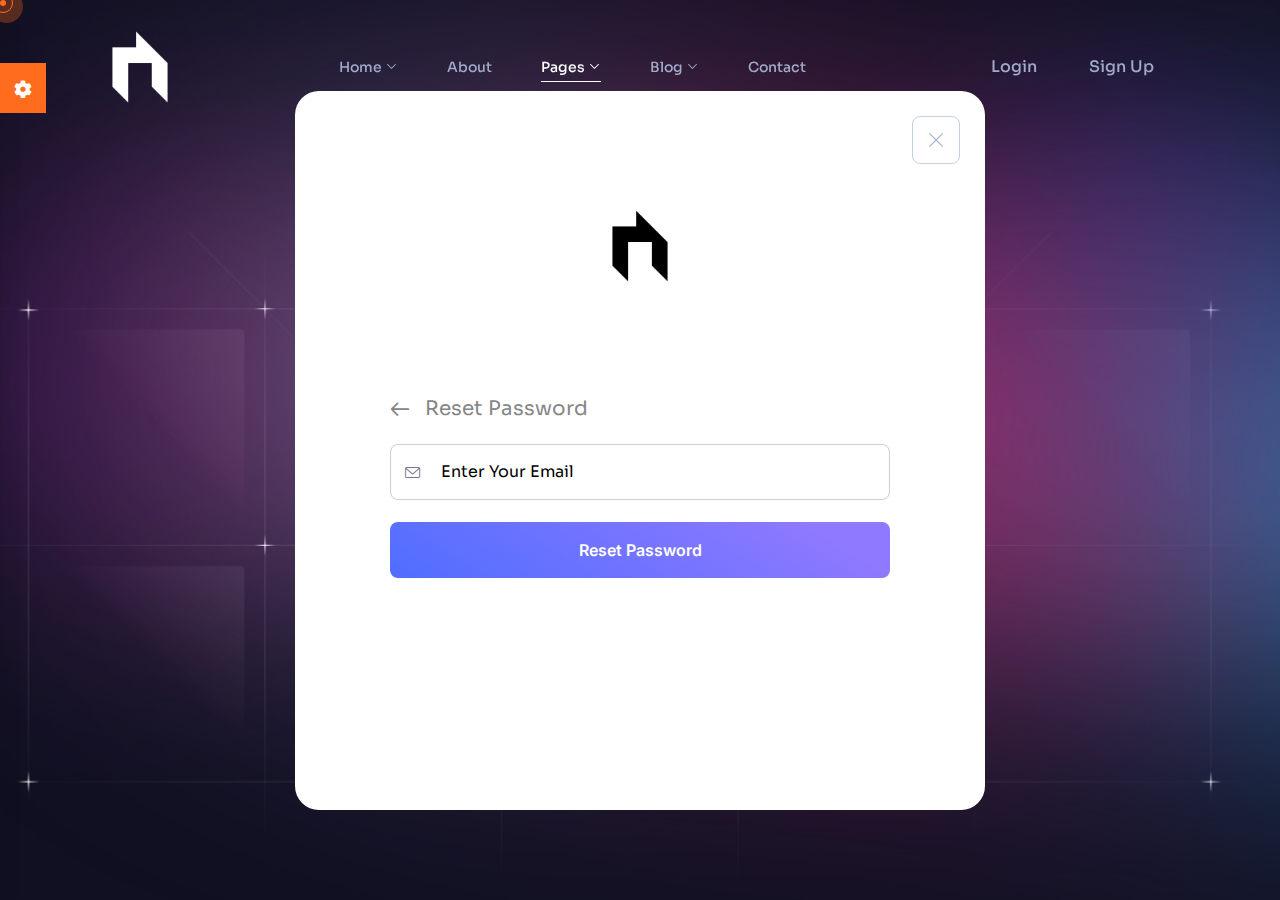
<file: 1_html_file/reset-password.html>
<!DOCTYPE html>
<html>
  <head>
    <meta charset="utf-8" />
    <title>Arch Ai</title>

    <link
      href="https://fonts.googleapis.com/css2?family=Sora:wght@300;400;500;600;700;800&display=swap"
      rel="stylesheet"
    />

    <link
      href="https://fonts.googleapis.com/css2?family=Inter:wght@100;200;300;400;500;600;700;800;900&display=swap"
      rel="stylesheet"
    />

    <!--Color Switcher Mockup-->
    <link href="css/color-switcher-design.css" rel="stylesheet" />
    <!-- Color Themes -->
    <link
      id="theme-color-file"
      href="css/color-themes/default-color.css"
      rel="stylesheet"
    />
    <link rel="shortcut icon" href="images/resource/" type="image/x-icon" />
    <link rel="icon" href="images/favicon.png" type="image/x-icon" />
    <!-- Responsive -->
    <meta http-equiv="X-UA-Compatible" content="IE=edge" />
    <meta
      name="viewport"
      content="width=device-width, initial-scale=1.0, maximum-scale=1.0, user-scalable=0"
    />

    <!-- Stylesheets -->
    <link href="css/bootstrap.css" rel="stylesheet" />
    <link href="css/style.css" rel="stylesheet" />
    <link href="css/responsive.css" rel="stylesheet" />
  </head>

  <body class="body-bg-color">
    <div class="page-wrapper">
      <!-- Preloader -->
      <div class="preloader"></div>
      <!-- End Preloader -->

      <!-- Cursor -->
      <div class="cursor"></div>
      <div class="cursor-follower"></div>
      <!-- Cursor End -->

      <!-- Main Header -->
      <header class="main-header main-header-one">
        <!-- Header Lower -->
        <div class="header-lower">
          <div class="main-menu__wrapper">
            <div
              class="inner-container d-flex align-items-center justify-content-between"
            >
              <!-- Logo Box -->
              <div class="main-header-one__logo-box">
                <a href="index.html"
                  ><img
                    src="images/resource/logo-1.png"
                    alt="Logo"
                    style="
                      height: 80px;
                      width: auto;
                      object-fit: contain;
                      filter: invert(1) brightness(2) contrast(1.1);
                    "
                /></a>
              </div>

              <div class="nav-outer">
                <!-- Main Menu -->
                <nav class="main-menu show navbar-expand-md">
                  <div class="navbar-header">
                    <button
                      class="navbar-toggler"
                      type="button"
                      data-toggle="collapse"
                      data-target="#navbarSupportedContent"
                      aria-controls="navbarSupportedContent"
                      aria-expanded="false"
                      aria-label="Toggle navigation"
                    >
                      <span class="icon-bar"></span>
                      <span class="icon-bar"></span>
                      <span class="icon-bar"></span>
                    </button>
                  </div>

                  <div
                    class="navbar-collapse collapse clearfix"
                    id="navbarSupportedContent"
                  >
                    <ul class="navigation clearfix">
                      <li class="dropdown">
                        <a href="#">Home</a>
                        <ul>
                          <li>
                            <a href="index.html">Home 01 (AI Products)</a>
                          </li>
                          <li>
                            <a href="index-2.html">Home 02 (Content Writing)</a>
                          </li>
                          <li><a href="index-3.html">Home 03 (AI Image)</a></li>
                          <li class="dropdown">
                            <a href="#">Header Styles</a>
                            <ul>
                              <li><a href="index.html">Header Style One</a></li>
                              <li>
                                <a href="index-2.html">Header Style Two</a>
                              </li>
                              <li>
                                <a href="index-3.html">Header Style Three</a>
                              </li>
                            </ul>
                          </li>
                        </ul>
                      </li>
                      <li><a href="about.html">About</a></li>
                      <li class="dropdown">
                        <a href="#">Pages</a>
                        <ul>
                          <li><a href="career.html">Career</a></li>
                          <li>
                            <a href="career-details.html">Career Details</a>
                          </li>
                          <li><a href="login.html">Login</a></li>
                          <li>
                            <a href="create-account.html">Create Account</a>
                          </li>
                          <li>
                            <a href="reset-password.html">Reset Password</a>
                          </li>
                          <li><a href="404.html">404 Error</a></li>
                        </ul>
                      </li>
                      <li class="dropdown">
                        <a href="#">Blog</a>
                        <ul>
                          <li><a href="blog.html">Blog</a></li>
                          <li><a href="blog-details.html">Blog Detail</a></li>
                        </ul>
                      </li>
                      <li><a href="contact.html">Contact</a></li>
                    </ul>
                  </div>
                </nav>
                <!-- Main Menu End-->
              </div>

              <!-- Outer Box -->
              <div class="outer-box d-flex align-items-center">
                <ul class="main-header__login-sing-up">
                  <li><a href="login.html">Login</a></li>
                  <li><a href="create-account.html">Sign Up</a></li>
                </ul>

                <!-- Mobile Navigation Toggler -->
                <div class="mobile-nav-toggler">
                  <span class="icon-menu"></span>
                </div>
              </div>
              <!-- End Outer Box -->
            </div>
          </div>
        </div>
        <!-- End Header Lower -->
        <!-- Mobile Menu  -->
        <div class="mobile-menu">
          <div class="menu-backdrop"></div>
          <div class="close-btn">
            <span class="icon far fa-times fa-fw"></span>
          </div>
          <nav class="menu-box">
            <div class="nav-logo">
              <a href="index.html"
                ><img
                  src="images/resource/logo-1.png"
                  alt="Logo"
                  style="
                    height: 80px;
                    width: auto;
                    object-fit: contain;
                    filter: invert(1) brightness(2) contrast(1.1);
                  "
              /></a>
            </div>
            <!-- Search -->
            <div class="search-box">
              <form method="post" action="contact.html">
                <div class="form-group">
                  <input
                    type="search"
                    name="search-field"
                    value=""
                    placeholder="SEARCH HERE"
                    required
                  />
                  <button type="submit">
                    <span class="icon far fa-search fa-fw"></span>
                  </button>
                </div>
              </form>
            </div>
            <div class="menu-outer">
              <!--Here Menu Will Come Automatically Via Javascript / Same Menu as in Header-->
            </div>
          </nav>
        </div>
        <!-- End Mobile Menu -->
      </header>
      <!-- End Main Header -->

      <!-- Reset Password Start -->
      <section class="reset-password-page full-height">
        <div
          class="login-page__shape-1"
          style="background-image: url(images/shapes/login-page-shape-1.png)"
        ></div>
        <div class="login-page__shape-2"></div>
        <div class="container">
          <div class="reset-password-page__inner">
            <div class="reset-password-page__close-icon">
              <a href="#"><span class="icon-close"></span></a>
            </div>
            <div class="reset-password-page__top">
              <div class="reset-password-page__logo">
                <a href="index.html"
                  ><img
                    src="images/resource/logo-1.png"
                    alt=""
                    style="height: 80px; width: auto; object-fit: contain"
                /></a>
              </div>
            </div>
            <div class="reset-password-option">
              <a href="#"><span class="icon-prev"></span>Reset Password</a>
            </div>
            <form action="#" class="register-one__form">
              <div class="row">
                <div class="col-md-12">
                  <div class="register-one__form__email">
                    <input
                      type="email"
                      name="email"
                      placeholder="Enter Your Email"
                    />
                    <i class="icon-envelope"></i>
                  </div>
                </div>
                <div class="col-md-12">
                  <button type="submit" class="thm-btn register-one__btn">
                    Reset Password
                  </button>
                </div>
              </div>
            </form>
          </div>
        </div>
      </section>
      <!-- Reset Password End -->

      <!-- Color Palate / Color Switcher -->
      <div class="color-palate">
        <div class="color-trigger">
          <i class="fas fa-cog fa-fw"></i>
        </div>
        <div class="color-palate-inner">
          <div class="color-palate-head">
            <h6>Choose Options</h6>
          </div>
          <!-- Colors -->
          <div class="various-color clearfix">
            <h6>Multiple Colors</h6>
            <br />
            <div class="colors-list">
              <span
                class="palate default-color active"
                data-theme-file="css/color-themes/default-color.css"
              ></span>
              <span
                class="palate blue-color"
                data-theme-file="css/color-themes/blue-color.css"
              ></span>
              <span
                class="palate brown-color"
                data-theme-file="css/color-themes/brown-color.css"
              ></span>
              <span
                class="palate green-color"
                data-theme-file="css/color-themes/green-color.css"
              ></span>
              <span
                class="palate orange-color"
                data-theme-file="css/color-themes/orange-color.css"
              ></span>
              <span
                class="palate purple-color"
                data-theme-file="css/color-themes/purple-color.css"
              ></span>
              <span
                class="palate teal-color"
                data-theme-file="css/color-themes/teal-color.css"
              ></span>
              <span
                class="palate yellow-color"
                data-theme-file="css/color-themes/yellow-color.css"
              ></span>
            </div>
          </div>
          <h6>RTL Version</h6>
          <ul class="rtl-version option-box">
            <li class="rtl">RTL Version</li>
            <li>LTR Version</li>
          </ul>
          <h6>Boxed Version</h6>
          <ul class="box-version option-box">
            <li class="box">Boxed</li>
            <li>Full width</li>
          </ul>
          <h6>Want Sticky Header</h6>
          <ul class="header-version option-box">
            <li class="box">No</li>
            <li>Yes</li>
          </ul>
          <h6>Dark Verion</h6>
          <ul class="dark-version option-box">
            <li class="box">Yes</li>
            <li>No</li>
          </ul>
          <div class="purchase-box">
            You will find much more options for colors and styling in admin
            panel. This color picker is used only for demonstation purposes.
            <a href="#" class="theme-btn btn-style-two">
              <span class="btn-wrap">
                <span class="text-one">buy now</span>
                <span class="text-two">buy now</span>
              </span>
            </a>
          </div>
        </div>
      </div>
      <!-- End Color Palate / Color Switcher -->

      <!-- Search Popup -->
      <div class="search-popup">
        <div class="color-layer"></div>
        <button class="close-search">
          <span class="far fa-times fa-fw"></span>
        </button>
        <form method="post" action="blog.html">
          <div class="form-group">
            <input
              type="search"
              name="search-field"
              value=""
              placeholder="Search Here"
              required=""
            />
            <button type="submit"><i class="far fa-search fa-fw"></i></button>
          </div>
        </form>
      </div>
      <!-- End Search Popup -->
    </div>
    <!-- End PageWrapper -->

    <!-- Scroll To Top -->
    <div class="scroll-to-top scroll-to-target" data-target="html">
      <span class="fas fa-arrow-up fa-fw"></span>
    </div>

    <script src="js/jquery.js"></script>
    <script src="js/01-bootstrap.min.js"></script>
    <script src="js/02-bootstrap-select.min.js"></script>
    <script src="js/03-color-settings.js"></script>
    <script src="js/04-owl.js"></script>
    <script src="js/05-jarallax.min.js"></script>
    <script src="js/06-isotope.js"></script>
    <script src="js/07-wow.js"></script>
    <script src="js/08-validate.js"></script>
    <script src="js/09-appear.js"></script>
    <script src="js/10-swiper.min.js"></script>
    <script src="js/11-jquery.easing.min.js"></script>
    <script src="js/12-gsap.min.js"></script>
    <script src="js/13-odometer.js"></script>
    <script src="js/14-tilt.jquery.min.js"></script>
    <script src="js/15-magnific-popup.min.js"></script>
    <script src="js/16-jquery-ui.js"></script>
    <script src="js/17-marquee.min.js"></script>
    <script src="js/18-jquery.circleType.js"></script>
    <script src="js/19-jquery.lettering.min.js"></script>

    <script src="js/script.js"></script>

    <!--[if lt IE 9
      ]><script src="https://cdnjs.cloudflare.com/ajax/libs/html5shiv/3.7.3/html5shiv.js"></script
    ><![endif]-->
    <!--[if lt IE 9]><script src="js/respond.js"></script><![endif]-->
  </body>
</html>
</file>
<file: 2_doc_file/assets/css/style.css>
/*==========================================================*/
/* Main Elements
/*==========================================================*/

html,
body {
	margin: 0;
	padding: 0;
	height: 100%;
	font-family: 'poppinsregular';
	font-weight: 400;
}

a {
	-webkit-transition: all 0.2s linear;
	transition: all 0.2s linear;
	color: #FF6C1E;
}

a:hover {
	color: #FF6C1E;
	text-decoration: none;
}

a:hover,
a:focus {
	color: #FF6C1E;
	text-decoration: none;
	border: none;
	outline: none !important;
}

h1,
h2,
h3,
h4,
h5,
h6 {
	font-family: 'poppinssemibold';
}

img {
	max-width: 100%;
}

ol {
	padding-left: 17px;
}

ol>li {
	margin-bottom: 15px;
}

ol ul {
	padding-top: 10px;
}

.vertical {
	display: table-cell;
	vertical-align: middle;
}

/*==========================================================*/
/* Include fonts
/*==========================================================*/

@font-face {
	font-family: 'poppinsitalic';
	src: url('../fonts/poppins-italic-webfont.woff2') format('woff2'),
		url('../fonts/poppins-italic-webfont.woff') format('woff');
	font-weight: normal;
	font-style: normal;

}

@font-face {
	font-family: 'poppinsmedium';
	src: url('../fonts/poppins-medium-webfont.woff2') format('woff2'),
		url('../fonts/poppins-medium-webfont.woff') format('woff');
	font-weight: normal;
	font-style: normal;

}

@font-face {
	font-family: 'poppinsmedium_italic';
	src: url('../fonts/poppins-mediumitalic-webfont.woff2') format('woff2'),
		url('../fonts/poppins-mediumitalic-webfont.woff') format('woff');
	font-weight: normal;
	font-style: normal;

}

@font-face {
	font-family: 'poppinsregular';
	src: url('../fonts/poppins-regular-webfont.woff2') format('woff2'),
		url('../fonts/poppins-regular-webfont.woff') format('woff');
	font-weight: normal;
	font-style: normal;

}

@font-face {
	font-family: 'poppinssemibold';
	src: url('../fonts/poppins-semibold-webfont.woff2') format('woff2'),
		url('../fonts/poppins-semibold-webfont.woff') format('woff');
	font-weight: normal;
	font-style: normal;

}

@font-face {
	font-family: 'poppinsbold';
	src: url('../fonts/poppins-bold-webfont.woff2') format('woff2'),
		url('../fonts/poppins-bold-webfont.woff') format('woff');
	font-weight: normal;
	font-style: normal;

}

/*==========================================================*/
/* Typography
/*==========================================================*/

body {
	font-family: 'poppinsregular';
	font-size: 16px;
	line-height: 180%;
	color: #202020;
}

h1,
h2 {
	font-size: 26px;
	line-height: 160%;
	padding-top: 50px;
}

h2 {
	font-size: 20px;
}

b {
	font-family: 'poppinssemibold';
	font-weight: inherit;
}

/*==========================================================*/
/* Header
/*==========================================================*/

#header {
	background: #202020;
	width: 100%;
	height: 60px;
	color: #FFFFFF;
	top: 0;
	left: 0;
	position: fixed;
	padding: 0 50px;
	text-align: center;
}

#header h1 {
	line-height: 60px;
	font-size: 16px;
	color: #FFFFFF;
	margin: 0;
	padding: 0;
	font-family: 'poppinsmedium';
}

#header h1 a {
	color: #FFFFFF;
}

#header h1 a:hover {
	color: #FF6C1E;
}

/*==========================================================*/
/* Menu
/*==========================================================*/

#doc-menu {
	overflow: auto;
	width: 300px;
	max-height: 100%;
	top: 60px;
	bottom: 0;
	left: 0;
	position: fixed;
	border-right: 1px solid rgba(0, 0, 0, 0.06);
}

#doc-menu ul {
	margin: 60px 0;
	color: #FF6C1E;
}

#doc-menu ul li a {
	font-family: 'poppinsmedium';
	text-transform: capitalize;
	font-size: 14px;
	color: #202020;
	display: flex;
	align-items: center;
	overflow: hidden;
	padding: 6px 30px;
	border-bottom: 1px solid rgba(0, 0, 0, 0.06);
	z-index: 1;
	line-height: 1;
	min-height: 43px;
}

#doc-menu ul li a:hover,
#doc-menu ul li.active a {
	background: #FF6C1E;
	color: #fff;
}

/*==========================================================*/
/* Content
/*==========================================================*/

#doc-content {
	position: fixed;
	padding: 0 50px;
	top: 60px;
	bottom: 0;
	left: 300px;
	width: calc(100% - 300px);
	overflow: auto;
}

#doc-content>* {
	margin: 50px 0 0 0;
}

#doc-content>*:first-child {
	margin: 0;
}

#doc-content>*:last-child {
	margin-bottom: 50px;
}

#doc-content h1 span {
	background: #FF6C1E;
	color: #FFFFFF;
	padding: 10px 15px;
	margin-right: 15px;
	border-radius: 6px;
	display: inline-flex;
	align-items: center;
	justify-content: center;
	line-height: 1;
}

#doc-content h2 span {
	color: #999999;
	margin-right: 15px;
}

#doc-content ul {
	margin-left: 50px;
}

#intro {
	width: 100%;
	padding: 15vh 0 15vh;
	text-align: center;
	display: table;
	background-size: auto 80%;
	min-height: 100vh;
}

#intro h1 {
	margin: 0;
	padding: 0;
	font-size: 46px;
}

#intro h1 span {
	margin-right: 0;
}

#intro h2 {
	margin: 0;
	color: #999999;
	font-size: 50px;
	font-family: 'poppinssemibold';
	line-height: 1;
}

.syntaxhighlighter {
	margin-top: 50px !important;
	overflow: auto;
}

.syntaxhighlighter .line .number {
	width: auto !important;
}

/* Responsive */

@media (max-width: 991px) {

	#header {
		position: relative;
		width: 100%;
		text-align: center;
	}

	#doc-menu {
		position: relative;
		width: 100%;
		max-height: none;
		top: auto;
	}

	#doc-content {
		position: relative;
		width: 100%;
		top: auto;
		left: auto;
	}

	#intro {
		height: 500px;
	}

}


h4,
h5 {
	font-weight: bold;
}

.files-folder {
	margin-bottom: 20px !important;
}

.files-folder img {
	border: 1px solid #FF6C1E;
	display: none;
}

.list-wrap h4 code:first-child {
	font-weight: 400;
}

code {
	color: #FF6C1E;
	background-color: rgba(185, 18, 2, .1);
}
</file>
<file: 1_html_file/css/color-switcher-design.css>
/*** 

====================================================================
	Color Palate Style / Color Switcher Style
====================================================================
***/

:root {}


.color-palate {
	background: #ffffff none repeat scroll 0 0;
	-webkit-box-shadow: 0 0 20px 1px rgba(0, 0, 0, 0.1);
	-ms-box-shadow: 0 0 20px 1px rgba(0, 0, 0, 0.1);
	-o-box-shadow: 0 0 20px 1px rgba(0, 0, 0, 0.1);
	-moz-box-shadow: 0 0 20px 1px rgba(0, 0, 0, 0.1);
	box-shadow: 0 0 20px 1px rgba(0, 0, 0, 0.1);
	position: fixed;
	left: -285px;
	text-align: center;
	top: 0%;
	transition: all 0.5s ease 0s;
	width: 285px;
	z-index: 999;
	height: 100%;
	padding-bottom: 30px;
}

.color-palate-inner {
	position: relative;
	height: 100%;
	overflow-x: hidden;
	overflow-y: auto;
	-webkit-transition: all;
}

/* width */
.color-palate-inner::-webkit-scrollbar {
	width: 5px;
}

/* Track */
.color-palate-inner::-webkit-scrollbar-track {
	background: #f1f1f1;
}

/* Handle */
.color-palate-inner::-webkit-scrollbar-thumb {
	background: #888;
}

/* Handle on hover */
.color-palate-inner::-webkit-scrollbar-thumb:hover {
	background: #555;
}


.color-palate-head {
	background: var(--thm-base) none repeat scroll 0 0;
	padding: 12px 0;
}

.color-palate-head h6 {
	font-weight: 500;
	color: #ffffff !important;
}

.color-palate-head h6,
.secondary-head h6 {
	color: #ffffff;
	font-size: 14px;
	font-weight: 600;
	margin: 0px;
	margin-top: 4px;
	text-transform: uppercase;
}

.palate {
	background: var(--thm-base) none repeat scroll 0 0;
	display: block;
	float: left;
	height: 45px;
	margin: 0 2.5% 12px;
	width: 20%;
	cursor: pointer;
	position: relative;
}

.colors-list .active::after {
	background: url(../images/icons/tick.png) center center no-repeat !important;
	background-repeat: no-repeat;
	content: '';
	position: absolute;
	top: 0px;
	left: 0px;
	width: 100%;
	height: 100%;
}

.various-color {
	overflow: hidden;
	padding: 20px 0 15px;
}

.colors-list {
	margin: 0 20px;
}

.secondary-head {
	background: #222222 none repeat scroll 0 0;
	padding: 14px 0;
}

.secondary-color {
	padding: 23px 0;
}

.secondary-colors-list {
	margin: 0 80px;
}

.palate-foo {
	color: #777777;
	font-size: 13px;
	font-weight: 400;
	padding: 0 30px;
	line-height: 1.8em;
}

.palate-foo span {
	display: block;
	padding-top: 20px;
	margin-top: 5px;
	border-top: 1px dotted #b2b2b2;
}


.palate.default-color {
	background: #FF6C1E none repeat scroll 0 0;
}

.palate.blue-color {
	background: #246af4 none repeat scroll 0 0;
}

.palate.brown-color {
	background: #964B00 none repeat scroll 0 0;
}

.palate.green-color {
	background: #3ead3c none repeat scroll 0 0;
}

.palate.orange-color {
	background: #ffb347 none repeat scroll 0 0;
}

.palate.purple-color {
	background: #bb54e1 none repeat scroll 0 0;
}

.palate.teal-color {
	background: #44A9AA none repeat scroll 0 0;
}

.palate.yellow-color {
	background: #fed000 none repeat scroll 0 0;
}









.color-trigger {
	background: var(--thm-base) none repeat scroll 0 0;
	cursor: pointer;
	height: 50px;
	right: -46px;
	position: absolute;
	top: 7%;
	width: 46px;
	padding-top: 6px;

}

.color-trigger .fa-fw {
	animation: fa-spin 2s linear infinite;
	-webkit-animation: fa-spin 2s linear infinite;
	-moz-animation: fa-spin 2s linear infinite;
	-ms-animation: fa-spin 2s linear infinite;
	-o-animation: fa-spin 2s linear infinite;
}

.color-trigger:before {
	content: '';
	position: absolute;
	left: 0px;
	top: 0px;
	width: 100%;
	height: 100%;
}

.color-trigger i {
	color: #ffffff;
	font-size: 18px;
	line-height: 40px;
}

.color-palate.visible-palate {
	left: 0px;
}

.color-palate h6 {
	font-weight: 500;
	color: #000000;
	text-transform: uppercase;
	font-size: 16px;
}

.color-palate .rtl-version {
	padding-top: 10px;
	padding-bottom: 0px;
}

.color-palate .box-version {
	padding-top: 10px;
	padding-bottom: 0px;
}

.color-palate .option-box {
	padding-top: 10px;
	padding-bottom: 5px;
}

.color-palate .option-box>li {
	position: relative;
	color: #ffffff;
	width: 40%;
	margin: 0px 3px;
	cursor: pointer;
	margin-bottom: 9px;
	padding: 8px 12px;
	font-size: 12px;
	display: inline-block;
	background-color: var(--thm-base);
	text-transform: uppercase;
}

@-webkit-keyframes rotation {
	from {
		-webkit-transform: rotate(0deg);
	}

	to {
		-webkit-transform: rotate(359deg);
	}
}

.color-palate .demos-carousel {
	position: relative;
	padding: 15px 20px 0px;
}

.color-palate .demos-carousel .demos-title {
	position: relative;
	color: var(--thm-black);
	font-weight: 700;
	margin-bottom: var(--margin-bottom-10);
}

.color-palate .demos-carousel .owl-dots {
	display: none;
}

.color-palate .demos-carousel .owl-nav {
	position: absolute;
	left: 0px;
	top: 50%;
	z-index: 99999;
	width: 100%;
	margin-top: -15px;
	transition: all 0.3s ease;
	-moz-transition: all 0.3s ease;
	-webkit-transition: all 0.3s ease;
	-ms-transition: all 0.3s ease;
	-o-transition: all 0.3s ease;
}

.color-palate .demos-carousel .owl-prev {
	position: absolute;
	left: -15px;
	width: 34px;
	height: 34px;
	line-height: 34px;
	text-align: center;
	border-radius: 50px;
	font-size: 14px;
	color: var(--thm-base);
	transition: all 500ms ease;
	-moz-transition: all 500ms ease;
	-webkit-transition: all 500ms ease;
	-ms-transition: all 500ms ease;
	-o-transition: all 500ms ease;
	background-color: var(--white-color);
	box-shadow: 0px 0px 15px rgba(0, 0, 0, 0.10);
}

.color-palate .demos-carousel .owl-next {
	position: absolute;
	right: -15px;
	width: 34px;
	height: 34px;
	line-height: 34px;
	text-align: center;
	border-radius: 50px;
	font-size: 14px;
	color: var(--thm-black);
	transition: all 500ms ease;
	-moz-transition: all 500ms ease;
	-webkit-transition: all 500ms ease;
	-ms-transition: all 500ms ease;
	-o-transition: all 500ms ease;
	background-color: var(--thm-base);
	box-shadow: 0px 0px 15px rgba(0, 0, 0, 0.10);
}

.color-palate .demos-carousel .owl-prev:hover,
.color-palate .demos-carousel .owl-next:hover {
	color: var(--thm-white);
	background-color: var(--thm-base);
}

.color-palate .demos-carousel li {
	position: relative;
	border: 1px solid rgba(0, 0, 0, 0.10);
}

.color-palate .purchase-box {
	position: relative;
	padding: 10px 15px 0px;
}

.color-palate .purchase-box .theme-btn {
	position: relative;
	padding: 12px 36px;
	margin-top: 20px;
}
</file>
<file: 1_html_file/css/color-themes/default-color.css>
@charset "utf-8";

/* CSS Document */



:root {
	--thm-base: #FF6C1E;
	--thm-base-rgb: 255, 108, 30;
}
</file>
<file: 1_html_file/css/responsive.css>
/* Medium screen  */
@media only screen and (min-width: 1200px) and (max-width: 1349px) {
	.solutions-two__content-one-left {
		margin-right: 0;
	}

	.solutions-two__content-one-right {
		margin-left: 0;
	}

	.solutions-two__content-three-right {
		margin-left: 0;
	}

	.pricing-one__discount {
		right: 352px;
	}

	.core-feature__content-one-left {
		margin-left: 0;
		margin-right: 0;
		margin-top: 0;
	}

	.core-feature__content-one-right {
		margin-left: 0;
		margin-right: 0;
	}

	.core-feature__content-two-right {
		margin-left: 0;
		margin-right: 0;
		margin-top: 0;
	}

	.image-generator-tools__inner {
		padding: 117px 40px 100px;
	}

	.image-generator-tools__main-content .row {
		--bs-gutter-x: 50px;
	}

	.art-and-image-tool__right {
		margin-top: 80px;
	}

	.amazing-art-tool__left {
		margin-left: 0;
		margin-right: 0;
	}

	.create-something__inner {
		padding-left: 20px;
		padding-right: 20px;
	}

	.create-something__left {
		margin-right: 65px;
	}

	.about-one__left {
		margin-top: 0;
		margin-right: 0;
	}

	.contact-one__left {
		margin-right: 0;
	}

	.counter-one__single {
		padding: 37px 35px 59px;
	}

	.counter-one__text-1 br {
		display: none;
	}










}








/* Medium screen  */
@media only screen and (min-width: 992px) and (max-width: 1199px) {
	.testimonial-one__single-5 {
		margin-top: 0;
	}

	.testimonial-one__single-6 {
		margin-top: 0;
	}

	.testimonial-one__single-8 {
		margin-top: 0;
	}

	.testimonial-one__single-9 {
		margin-top: 0;
	}

	.testimonial-one__single-11 {
		margin-top: 0;
	}

	.testimonial-one__single-12 {
		margin-top: 0;
	}

	.pricing-one__discount {
		right: 252px;
	}

	.pricing-one__single {
		padding: 32px 20px 52px;
	}

	.footer-widget__newsletter {
		margin-left: 0;
		margin-top: 37px;
	}

	.footer-widget__resources {
		margin-top: 37px;
	}

	.how-tool-work__content {
		padding: 33px 20px 32px;
	}

	.how-tool-work__title-two {
		font-size: 20px;
	}

	.core-feature__content-one-left {
		margin-left: 0;
		margin-right: 0;
		margin-top: 0;
	}

	.core-feature__content-one-right {
		margin-left: 0;
		margin-right: 0;
	}

	.core-feature__content-two-right {
		margin-left: 0;
		margin-right: 0;
		margin-top: 0;
	}

	.image-generator-tools__inner {
		padding: 117px 30px 100px;
	}

	.image-generator-tools__main-content .row {
		--bs-gutter-x: 30px;
	}

	.art-and-image-tool__left {
		margin-left: 0;
		margin-right: 0;
	}

	.art-and-image-tool__right {
		margin-left: 0;
		margin-right: 0;
		margin-top: 80px;
	}

	.amazing-art-tool__left {
		margin-left: 0;
		margin-right: 0;
	}

	.amazing-art-tool__title {
		font-size: 35px;
	}

	.create-something__inner {
		padding-left: 60px;
		padding-right: 60px;
		padding-top: 50px;
		padding-bottom: 34px;
	}

	.create-something__left {
		margin-top: 0;
		margin-right: 0;
	}

	.create-something__right {
		margin-left: 0;
		margin-top: 50px;
	}

	.about-one__left {
		margin-top: 0;
		margin-right: 0;
	}

	.contact-one__left {
		margin-right: 0;
	}

	.contact-one__right {
		margin-left: 0;
	}

	.solutions-two__content-one-left {
		margin-right: 0;
	}

	.solutions-two__content-one-right {
		margin-left: 0;
	}

	.solutions-two__content-one {
		padding: 45px 20px 45px;
		padding-right: 20px;
	}


	.login-page {
		padding-top: 100px;
		padding-bottom: 100px;
		height: inherit !important;
	}



	.reset-password-page__inner {
		padding: 75px 95px 100px;
	}

	.reset-password-page__top {
		margin-bottom: 50px;
	}



	.reset-password-page {
		height: inherit !important;
		padding-top: 100px;
	}

	.login-page__shape-1 {
		display: none;
	}

	.login-page__shape-2 {
		display: none;
	}











}








/* Tablet Layout: 768px. */
@media only screen and (min-width: 768px) and (max-width: 991px) {
	.section-title__title br {
		display: none;
	}

	.solutions-two__content-one-right {
		margin-left: 0;
		margin-top: 50px;
	}

	.solutions-two__content-three-right {
		margin-left: 0;
		margin-top: 30px;
	}

	.testimonial-one__single-5 {
		margin-top: 0;
	}

	.testimonial-one__single-6 {
		margin-top: 0;
	}

	.testimonial-one__single-8 {
		margin-top: 0;
	}

	.testimonial-one__single-9 {
		margin-top: 0;
	}

	.testimonial-one__single-11 {
		margin-top: 0;
	}

	.testimonial-one__single-12 {
		margin-top: 0;
	}

	.pricing-one__discount {
		right: 140px;
	}

	.footer-widget__newsletter {
		margin-left: 0;
		margin-top: 37px;
	}

	.footer-widget__resources {
		margin-top: 37px;
	}

	.copywriting-tool__title br {
		display: none;
	}

	.core-feature__content-one-left {
		margin-left: 0;
		margin-right: 0;
		margin-top: 0;
		margin-bottom: 30px;
	}

	.core-feature__content-two-left {
		margin-right: 0px;
		margin-bottom: 30px;
	}

	.core-feature__content-one-right {
		margin-left: 0;
		margin-right: 0;
	}

	.core-feature__content-two-right {
		margin-left: 0;
		margin-right: 0;
		margin-top: 0;
	}

	.banner-one__right {
		margin-top: 50px;
	}

	.gallery-one__title-one {
		font-size: 40px;
	}

	.gallery-one__title-two {
		font-size: 40px;
	}

	.art-and-image-tool__left {
		margin-left: 0;
		margin-right: 0;
	}

	.art-and-image-tool__right {
		margin-left: 0;
		margin-right: 0;
		margin-top: 0;
	}

	.amazing-art-tool__left {
		margin-left: 0;
		margin-right: 0;
		margin-bottom: 70px;
	}

	.create-something__inner {
		padding-left: 60px;
		padding-right: 60px;
		padding-top: 50px;
		padding-bottom: 34px;
	}

	.create-something__left {
		margin-top: 0;
		margin-right: 0;
	}

	.create-something__right {
		margin-left: 0;
		margin-top: 50px;
	}

	.about-one__left {
		margin-top: 0;
		margin-right: 0;
		margin-bottom: 50px;
	}

	.team-one__title br {
		display: none;
	}

	.ai-product__top-title br {
		display: none;
	}

	.career-page__single {
		padding: 47px 15px 47px;
	}

	.career-page__theme-list>li+li {
		margin-left: 15px;
	}

	.contact-one__left {
		margin-top: 0;
		margin-right: 0;
	}

	.contact-one__right {
		margin-left: 0;
		margin-top: 50px;
	}

	.career-page-top__job-apply-theme-list>li+li {
		margin-left: 10px;
	}

	.career-page-top__interested-job {
		padding: 40px 40px 40px;
	}


	.login-page {
		height: inherit !important;
		padding-top: 100px;
		padding-bottom: 120px;
	}


	.reset-password-page {
		height: inherit !important;
		padding-top: 60px;
	}

	.reset-password-page__inner {
		padding: 75px 95px 100px;
	}



	.reset-password-page {
		height: inherit !important;
		padding-top: 100px;
	}

	.login-page__shape-1 {
		display: none;
	}

	.login-page__shape-2 {
		display: none;
	}










}










/* Mobile Layout: 320px. */
@media only screen and (max-width: 767px) {
	.feature-one__rating {
		flex-direction: column;
		align-items: baseline;
	}

	.feature-one__rating li+li {
		margin-left: 0;
		margin-top: 20px;
	}

	.feature-one__title {
		font-size: 30px;
		line-height: 40px;
	}

	.section-title__title {
		font-size: 30px;
		line-height: 40px;
	}

	.section-title__title br {
		display: none;
	}

	.solutions-two__content-one {
		padding-left: 15px;
		padding-right: 15px;
	}

	.solutions-two__content-one-left {
		margin-right: 0;
	}

	.solutions-two__content-two-single {
		padding-left: 15px;
		padding-right: 15px;
	}

	.solutions-two__content-three {
		padding: 64px 15px 82px;
		padding-right: 15px;
	}

	.solutions-two__content-three-points-box {
		flex-direction: column;
		align-items: baseline;
	}

	.solutions-two__content-three-points-2 {
		margin-left: 0;
		margin-top: 6px;
	}


	.solutions-two__content-one-right {
		margin-left: 0;
		margin-top: 50px;
	}

	.solutions-two__content-three-right {
		margin-left: 0;
		margin-top: 30px;
	}

	.brand-one__brand-list-box {
		padding-left: 0;
		padding-right: 0;
	}

	.brand-one__list {
		flex-direction: column;
	}

	.brand-one__list li+li {
		margin-top: 10px;
	}

	.collaboration-one__title {
		font-size: 30px;
		line-height: 45px;
	}

	.collaboration-one__inner {
		padding: 120px 0 120px;
	}

	.collaboration-one__icon-box {
		display: flex;
		margin-top: 60px;
		align-items: center;
		justify-content: center;
		flex-direction: column;
	}

	.collaboration-one__icon-1 {
		position: relative;
		top: 0px;
		left: 0px;
	}

	.collaboration-one__icon-2 {
		position: relative;
		top: 0;
		right: 0;
		margin-top: 20px;
		margin-bottom: 20px;
	}

	.collaboration-one__icon-3 {
		position: relative;
		top: 0;
		left: 0;
	}

	.collaboration-one__icon-4 {
		position: relative;
		top: 0;
		right: 0;
		margin-top: 20px;
		margin-bottom: 20px;
	}

	.collaboration-one__icon-5 {
		position: relative;
		bottom: 0;
		left: 0;
	}

	.collaboration-one__icon-6 {
		position: relative;
		bottom: 0;
		right: 0;
		margin-top: 20px;
		margin-bottom: 20px;
	}

	.collaboration-one__icon-7 {
		position: relative;
		bottom: 0;
		left: 0;
	}

	.testimonial-one__single-5 {
		margin-top: 0;
	}

	.testimonial-one__single-6 {
		margin-top: 0;
	}

	.testimonial-one__single-8 {
		margin-top: 0;
	}

	.testimonial-one__single-9 {
		margin-top: 0;
	}

	.testimonial-one__single-11 {
		margin-top: 0;
	}

	.testimonial-one__single-12 {
		margin-top: 0;
	}

	.pricing-one__discount {
		display: none;
	}

	.pricing-one__section-title__title {
		font-size: 30px;
		line-height: 40px;
	}

	.pricing-one__single {
		padding: 32px 20px 52px;
	}

	.free-trail__text br {
		display: none;
	}

	.free-trail__wrap {
		padding: 90px 20px 90px;
	}

	.footer-widget__newsletter {
		margin-left: 0;
		margin-top: 38px;
	}

	.footer-widget__company {
		margin-top: 38px;
		margin-bottom: 38px;
	}

	.copywriting-tool__title br {
		display: none;
	}

	.copywriting-tool__title {
		font-size: 30px;
		line-height: 40px;
	}

	.copywriting-tool-shape-1,
	.copywriting-tool-shape-3 {
		display: none;
	}

	.copywriting-tool__btn-box {
		flex-direction: column;
	}

	.copywriting-tool__btn-two {
		margin-left: 0;
		margin-top: 20px;
	}

	.how-tool-work__title {
		font-size: 30px;
		line-height: 40px;
	}

	.core-feature__content-one-left {
		margin-left: 0;
		margin-right: 0;
		margin-top: 0;
		margin-bottom: 30px;
	}

	.core-feature__content-two-left {
		margin-right: 0px;
		margin-bottom: 30px;
	}

	.core-feature__content-one-right {
		margin-left: 0;
		margin-right: 0;
	}

	.core-feature__content-two-right {
		margin-left: 0;
		margin-right: 0;
		margin-top: 0;
	}

	.counter-one__single {
		padding: 37px 15px 59px;
	}

	.counter-one__top {
		flex-direction: column;
		align-items: baseline;
	}

	.counter-one__count {
		margin-left: 0;
		margin-top: 20px;
	}

	.counter-one__text-1 br {
		display: none;
	}

	.counter-one__text-box {
		padding: 68px 15px 68px;
	}

	.brand-two__list {
		flex-direction: column;
	}

	.brand-two__list li+li {
		margin-top: 10px;
	}

	.banner-one__right {
		margin-top: 50px;
	}

	.banner-one__title {
		font-size: 30px;
		line-height: 45px;
	}

	.gallery-one__title-one {
		font-size: 30px;
		line-height: 40px;
	}

	.gallery-one__title-two {
		font-size: 30px;
		line-height: 40px;
	}

	.image-generator-tools__inner {
		padding: 117px 30px 100px;
	}

	.image-generator-tools__main-content .row {
		--bs-gutter-x: 30px;
	}

	.image-generator-tools__title {
		font-size: 30px;
		line-height: 45px;
	}

	.image-generator-tools__title br {
		display: none;
	}

	.art-and-image-tool__left {
		margin-left: 0;
		margin-right: 0;
	}

	.art-and-image-tool__right {
		margin-left: 0;
		margin-right: 0;
		margin-top: 0;
	}

	.amazing-art-tool__left {
		margin-left: 0;
		margin-right: 0;
		margin-bottom: 70px;
	}

	.amazing-art-tool__points-box {
		flex-direction: column;
		align-items: baseline;
	}

	.amazing-art-tool__points--two {
		margin-left: 0;
		margin-top: 4px;
	}

	.amazing-art-tool__right {
		margin-top: 0px;
		margin-left: 0;
		margin-right: 0;
	}

	.amazing-art-tool__right:before {
		display: none;
	}

	.case-two__title br {
		display: none;
	}

	.testimonial-two__sec-title br {
		display: none;
	}

	.create-something__inner {
		padding-left: 15px;
		padding-right: 15px;
		padding-top: 50px;
		padding-bottom: 34px;
	}

	.create-something__left {
		margin-top: 0;
		margin-right: 0;
	}

	.create-something__right {
		margin-left: 0;
		margin-top: 50px;
	}

	.create-something__gallery li {
		flex: 0 0 100%;
		max-width: 100%;
	}

	.page-title__title {
		font-size: 30px;
		line-height: 45px;
	}

	.about-one__left {
		margin-top: 0;
		margin-right: 0;
		margin-bottom: 50px;
	}

	.team-one__title {
		font-size: 30px;
		line-height: 45px;
	}

	.team-one__title br {
		display: none;
	}

	.ai-product__top-title br {
		display: none;
	}

	.ai-product__top-title {
		font-size: 30px;
		line-height: 45px;
	}

	.career-page__single {
		padding: 47px 20px 47px;
		flex-direction: column;
		align-items: baseline;
	}

	.career-page__single-left {
		flex-direction: column;
		align-items: baseline;
	}

	.career-page__content {
		margin-left: 0;
		margin-top: 20px;
	}

	.career-page__theme-list {
		flex-direction: column;
		align-items: baseline;
	}

	.career-page__theme-list>li+li {
		margin-left: 0;
		margin-top: 5px;
	}

	.career-page__country-list {
		flex-direction: column;
		align-items: baseline;
	}

	.career-page__country-list>a+a {
		margin-left: 0;
		margin-top: 10px;
	}

	.career-page__single-right {
		margin-top: 30px;
	}

	.career-page__minutes {
		padding-left: 0;
	}

	.career-page__title {
		font-size: 30px;
		line-height: 45px;
	}

	.career-page__title br {
		display: none;
	}

	.login-page__inner {
		padding: 90px 15px 65px;
	}

	.reset-password-page__inner {
		padding: 115px 15px 130px;
	}

	.blog-details__person-and-date {
		flex-direction: column;
	}

	.blog-details__text-box {
		padding: 47px 20px 46px;
	}

	.blog-details__text-box::before {
		display: none;
	}

	.blog-details__tag-and-social {
		flex-direction: column;
	}

	.blog-details__tag {
		margin-bottom: 20px;
	}

	.contact-one__left {
		margin-top: 0;
		margin-right: 0;
	}

	.contact-one__right {
		margin-left: 0;
		margin-top: 50px;
	}

	.contact-one__contact-list li .text p {
		font-size: 18px;
	}

	.contact-one__form-box {
		padding: 93px 20px 100px;
	}

	.career-page-top__job-apply-box {
		flex-direction: column;
		align-items: baseline;
	}

	.career-page-top__content-box {
		padding: 0 20px 52px;
	}

	.career-page-top__job-apply-left {
		flex-direction: column;
	}

	.career-page-top__job-apply-details-box {
		margin-left: 0;
		margin-top: 20px;
	}

	.career-page-top__job-apply-theme-list {
		flex-direction: column;
		align-items: baseline;
	}

	.career-page-top__job-apply-theme-list>li+li {
		margin-left: 0;
		margin-top: 10px;
	}

	.career-page-top__job-apply-country-list {
		flex-direction: column;
		align-items: baseline;
	}

	.career-page-top__job-apply-country-list>a+a {
		margin-left: 0;
		margin-top: 10px;
	}

	.career-page-top__job-apply-right {
		margin-top: 30px;
	}

	.career-page-top__interested-job {
		padding: 40px 15px 40px;
		flex-direction: column;
		text-align: center;
	}

	.career-page-top__interested-job-btn-box {
		margin-top: 20px;
	}

	.error-page__title {
		font-size: 140px;
		line-height: 140px;
	}

	.error-page__tagline {
		font-size: 35px;
	}

	.blog-details__tag a {
		padding: 10px 10px 9px;
	}



	.login-page {
		padding-top: 50px;
		padding-bottom: 100px;
		height: auto !important;
	}


	.reset-password-page {
		height: inherit !important;
	}




	.reset-password-page {
		height: inherit !important;
		padding-top: 100px;
	}

	.login-page__shape-1 {
		display: none;
	}

	.login-page__shape-2 {
		display: none;
	}


	.full-height {
		height: auto;
	}

















}



















/* Mobile Layout: 320px. */
@media only screen and (max-width: 550px) {
	.feature-one__list {
		flex-direction: column;
	}

	.feature-one__ai-pack {
		display: none;
	}


}





















/*
====================================================================
====================================================================
# Main Header All Responsive Css
====================================================================
====================================================================
*/

@media (max-width: 1199px) {



	/* .main-header.fixed-header .header-lower {
		position: static !important;
	}

	.main-header.main-header-three.fixed-header .header-three-lower {
		position: static !important;
	}

	.main-header.main-header-two.fixed-header .header-two-lower {
		position: static !important;
	} */



}


@media only screen and (min-width: 1200px) and (max-width: 1349px) {
	.main-menu__wrapper {
		padding: 0 100px;
	}
}


@media only screen and (min-width: 992px) and (max-width: 1199px) {
	.main-header__login-sing-up {
		margin-right: 60px;
	}
}





@media only screen and (min-width: 768px) and (max-width: 991px) {
	.main-menu__wrapper {
		padding: 0 60px;
	}

	.main-header__login-sing-up {
		margin-right: 60px;
	}
}




@media (max-width: 767px) {
	.main-menu__wrapper {
		padding: 0 20px;
	}

	.main-header__login-sing-up {
		display: none;
	}
}














/*
====================================================================
====================================================================
# Slider All Responsive Css
====================================================================
====================================================================
*/

@media only screen and (min-width: 992px) and (max-width: 1199px) {}

@media only screen and (min-width: 768px) and (max-width: 991px) {}

@media only screen and (max-width: 767px) {}
</file>
<file: 1_html_file/css/style.css>
/* 
Lizar Business HTML Template 

*/
/************ TABLE OF CONTENTS ***************

1. Fonts
2. Reset
3. Global
4. Main Header / Two / Three
5. Main Slider / Two / Three
6. About One
7. Services One / Two / Three / Four
8. Project One / Two / Three
9. Testimonial One / Two / Three
10. Partners One
11. News One / Two
12. CTA One
13. Main Footer
14. Clients One / Two / Three
15. Counter One
16. News Three
17. InTouch One
18. Page Title
19. Banner One
20. Work One
21. Pricing One
22. Team One
23. Services Widgets
24. Services Detail
25. Our Projects
26. Projects Detail
27. Projects Widgets
28. Our Blog
29. Blog Widgets
30. Comment Form
31. Comment Box
32. Contact Info
33. Contact Form
34. Map

**********************************************/



/*** 
====================================================================
	Css Files
====================================================================
***/
@import url('01-global.css');
@import url('module-css/header.css');
@import url('module-css/footer.css');
@import url('module-css/feature.css');
@import url('module-css/solutions.css');
@import url('module-css/pricing.css');
@import url('module-css/brand.css');
@import url('module-css/collaboration.css');
@import url('module-css/testimonial.css');
@import url('module-css/faq.css');
@import url('module-css/free-trail.css');
@import url('module-css/copywriting-tool.css');
@import url('module-css/how-tool-work.css');
@import url('module-css/counter.css');
@import url('module-css/case.css');
@import url('module-css/banner.css');
@import url('module-css/gallery.css');
@import url('module-css/image-generator-tools.css');
@import url('module-css/art-and-image-tool.css');
@import url('module-css/amazing-art-tool.css');
@import url('module-css/create-something.css');
@import url('module-css/page-title.css');
@import url('module-css/about.css');
@import url('module-css/video.css');
@import url('module-css/team.css');
@import url('module-css/ai-product.css');
@import url('module-css/login.css');
@import url('module-css/reset-password.css');
@import url('module-css/contact.css');
@import url('module-css/blog.css');
@import url('module-css/career.css');
@import url('module-css/404.css');




@import url('02-bootstrap-select.min.css');
@import url('03-owl.css');
@import url('04-animate.css');
@import url('05-rtl.css');
@import url('06-custom-animate.css');
@import url('07-dark-body.css');
@import url('08-font-awesome.css');
@import url('09-icomoon.css');
@import url('10-jarallax.css');
@import url('11-preloader.css');
@import url('12-swiper.min.css');
@import url('13-odometer-theme-default.css');
@import url('14-jquery-ui.css');
@import url('15-magnific-popup.css');
@import url('../fonts/reey-font/stylesheet.css');



/*** 
====================================================================
	
====================================================================
***/


/* Sticy Header */
.want-sticky-header .main-header.fixed-header {
	position: relative !important;
	display: none;
}


/* Box Layout */
.box-layout .page-wrapper {
	max-width: 1390px;
	width: 100%;
	margin: 0 auto;
	padding: 15px;
	overflow: hidden;
	background-color: var(--thm-body-bg);
	box-shadow: 0px 0px 15px rgba(0, 0, 0, 0.10);
}

.box-layout:before {
	position: fixed;
	content: '';
	left: 0px;
	top: 0px;
	width: 100%;
	height: 100%;
	display: block;
	background: url(../images/partners/thm-pattern-2.jpg);
	background-repeat: no-repeat;
	background-size: cover;
}

.box-layout .slider-one_social-icons {
	display: none;
}

.box-layout .main-header-two__inner {
	margin: 0 0px;
}
</file>
